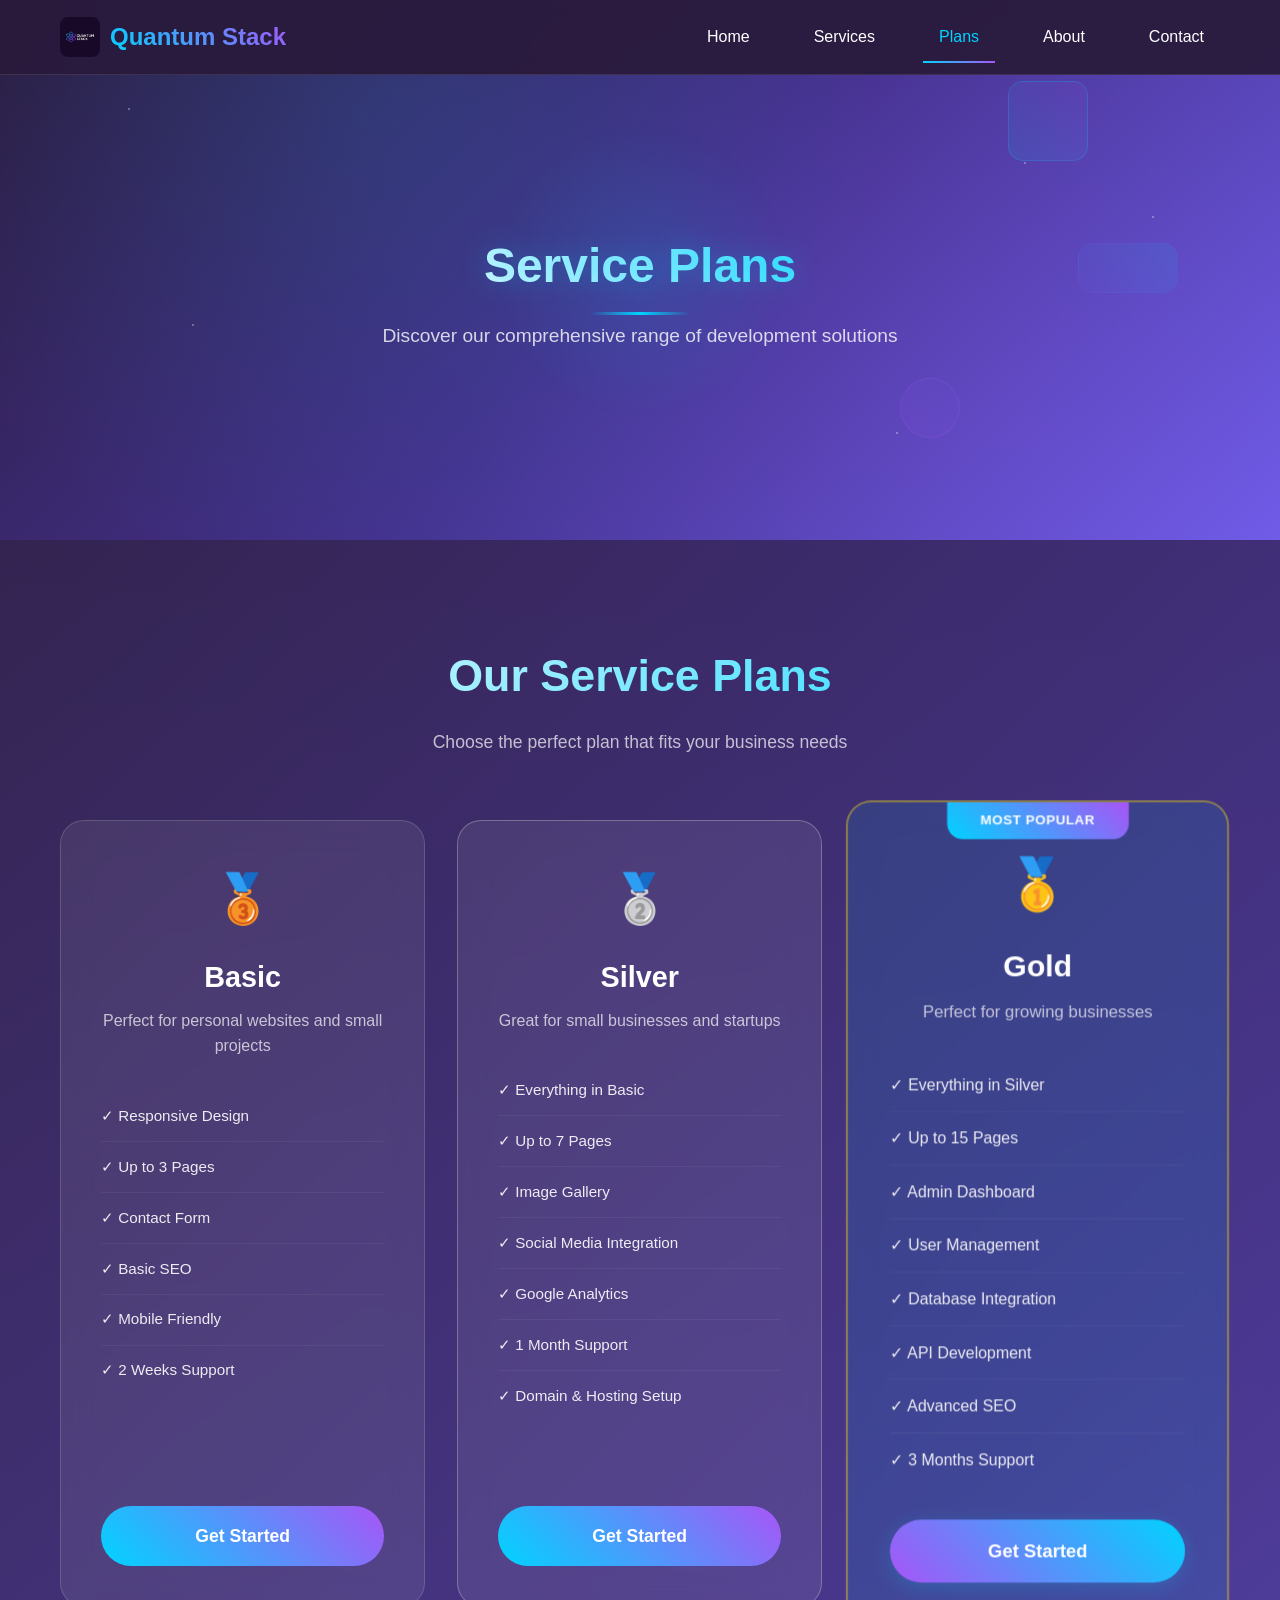
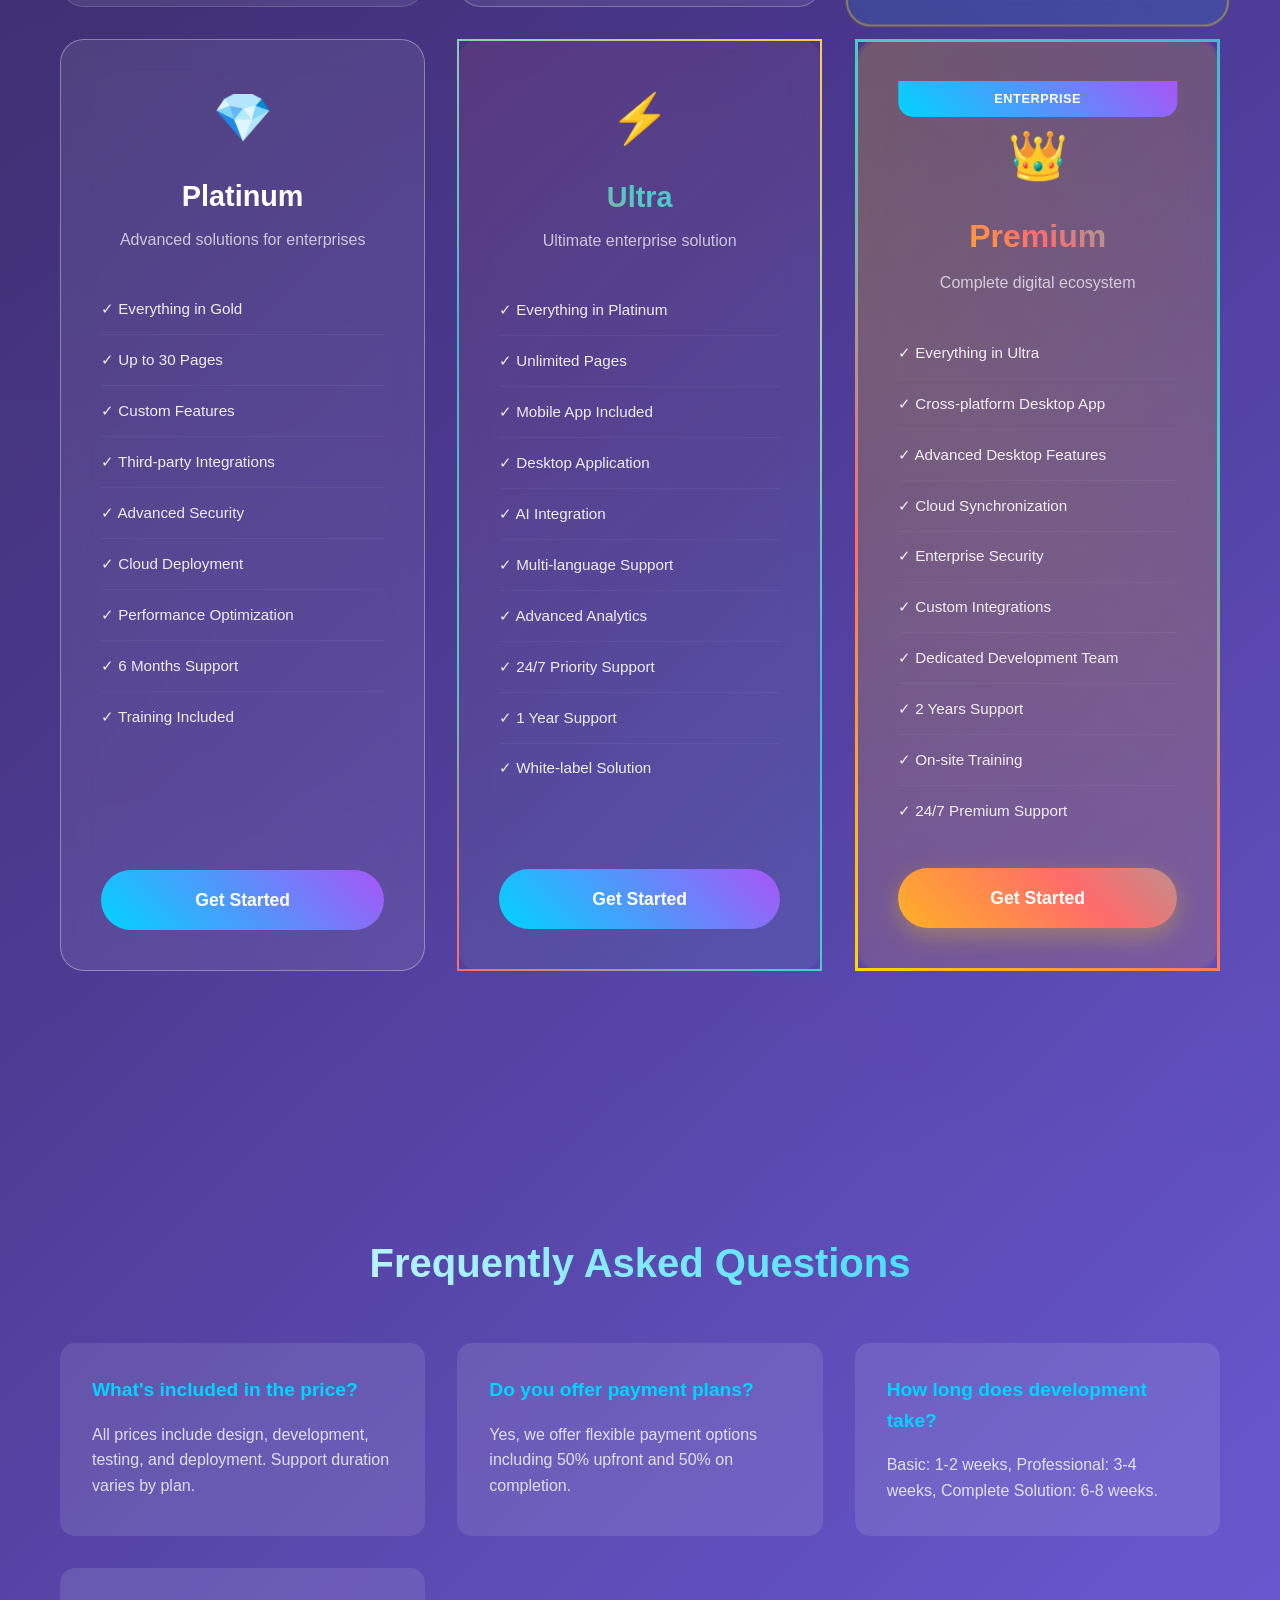
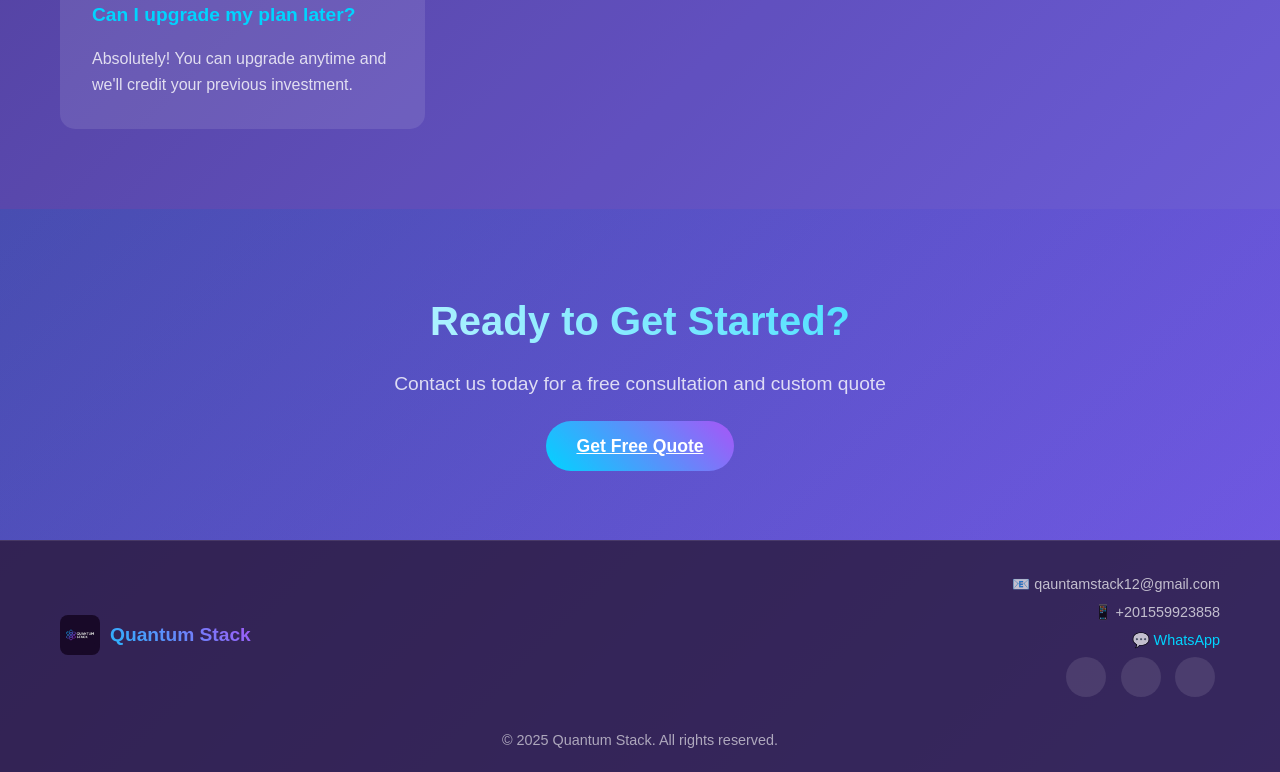
<file: Quantum Stack/pricing.html>
<!DOCTYPE html>
<html lang="en" dir="ltr">

<head>
    <meta charset="UTF-8">
    <meta name="viewport" content="width=device-width, initial-scale=1.0">
    <title>Service Plans & Pricing - Affordable Web Development Packages | Quantum Stack</title>

    <!-- SEO Meta Tags -->
    <meta name="description"
        content="Choose from Quantum Stack's flexible service plans: Basic, Silver, Gold, Platinum, Ultra, and Premium packages. Affordable web development and technology solutions for every business size.">
    <meta name="keywords"
        content="web development pricing, service plans, affordable web development, website packages, mobile app pricing, cloud solutions cost, quantum stack pricing, Egypt web development">
    <meta name="author" content="Quantum Stack">
    <meta name="robots" content="index, follow">

    <!-- Open Graph Meta Tags -->
    <meta property="og:title" content="Service Plans & Pricing - Affordable Web Development | Quantum Stack">
    <meta property="og:description"
        content="Flexible service plans from Basic to Premium. Affordable web development and technology solutions for every business size.">
    <meta property="og:image" content="images/logo.jpg">
    <meta property="og:url" content="https://quantumstack.com/pricing.html">
    <meta property="og:type" content="website">

    <!-- Twitter Card Meta Tags -->
    <meta name="twitter:card" content="summary">
    <meta name="twitter:title" content="Service Plans & Pricing - Quantum Stack">
    <meta name="twitter:description"
        content="Flexible and affordable web development packages for every business size.">
    <meta name="twitter:image" content="images/logo.jpg">

    <!-- Favicon -->
    <link rel="icon" type="image/x-icon" href="images/logo.jpg">
    <link rel="shortcut icon" type="image/x-icon" href="images/logo.jpg">
    <link rel="apple-touch-icon" href="images/logo.jpg">
    
    <!-- Canonical URL -->
    <link rel="canonical" href="https://quantumstack.com/pricing.html">
    
    <!-- JSON-LD Structured Data -->
    <script type="application/ld+json">
    {
      "@context": "https://schema.org",
      "@type": "Product",
      "name": "Web Development Service Plans",
      "description": "Flexible service plans from Basic to Premium for web development and technology solutions",
      "brand": {
        "@type": "Organization",
        "name": "Quantum Stack"
      },
      "offers": [
        {
          "@type": "Offer",
          "name": "Basic Plan",
          "description": "Perfect for personal websites and small projects"
        },
        {
          "@type": "Offer",
          "name": "Premium Plan", 
          "description": "Complete digital ecosystem for enterprise"
        }
      ]
    }
    </script>
    
    <!-- PWA Manifest -->
     <link rel="stylesheet" href="styles.css">
    <link rel="manifest" href="manifest.json">
    <meta name="theme-color" content="#00d4ff">

    <!-- Canonical URL -->
    <link rel="canonical" href="https://quantumstack.com/pricing.html">
    
    <!-- JSON-LD Structured Data -->
    <script type="application/ld+json">
    {
      "@context": "https://schema.org",
      "@type": "Product",
      "name": "Web Development Service Plans",
      "description": "Flexible service plans from Basic to Premium for web development and technology solutions",
      "brand": {
        "@type": "Organization",
        "name": "Quantum Stack"
      },
      "offers": [
        {
          "@type": "Offer",
          "name": "Basic Plan",
          "description": "Perfect for personal websites and small projects",
          "priceCurrency": "USD",
          "availability": "https://schema.org/InStock"
        },
        {
          "@type": "Offer",
          "name": "Premium Plan",
          "description": "Complete digital ecosystem for enterprise
    <link rel="stylesheet" href="styles.css">
    <link href="https://fonts.googleapis.com/css2?family=Inter:wght@300;400;600;700&display=swap" rel="stylesheet">
    <link rel="stylesheet" href="https://cdnjs.cloudflare.com/ajax/libs/font-awesome/6.4.0/css/all.min.css">
    <script type="text/javascript" src="https://cdn.jsdelivr.net/npm/@emailjs/browser@4/dist/email.min.js"></script>
</head>

<body>
    <!-- Navigation -->
    <nav class="navbar">
        <div class="nav-container">
            <div class="nav-logo">
                <img src="images/logo.jpg" alt="Quantum Stack Logo" class="logo">
                <span class="logo-text">Quantum Stack</span>
            </div>
            <ul class="nav-menu">
                <li><a href="index.html">Home</a></li>
                <li><a href="services.html">Services</a></li>
                <li><a href="pricing.html" class="active">Plans</a></li>
                <li><a href="about.html">About</a></li>
                <li><a href="contact.html">Contact</a></li>
            </ul>
            <button class="mobile-menu-toggle" onclick="toggleMobileMenu()">
                <div class="hamburger">
                    <span></span>
                    <span></span>
                    <span></span>
                </div>
            </button>
        </div>
    </nav>

    <!-- Page Header -->
    <section class="page-header">
        <div class="page-header-particles">
            <div class="page-header-particle"></div>
            <div class="page-header-particle"></div>
            <div class="page-header-particle"></div>
            <div class="page-header-particle"></div>
            <div class="page-header-particle"></div>
            <div class="page-header-particle"></div>
            <div class="page-header-particle"></div>
            <div class="page-header-particle"></div>
        </div>
        <div class="page-header-shapes">
            <div class="page-header-shape page-header-shape-1"></div>
            <div class="page-header-shape page-header-shape-2"></div>
            <div class="page-header-shape page-header-shape-3"></div>
        </div>
        <div class="page-header-glow"></div>
        <div class="page-header-interactive">
            <div class="page-header-dot"></div>
            <div class="page-header-dot"></div>
            <div class="page-header-dot"></div>
            <div class="page-header-dot"></div>
            <div class="page-header-dot"></div>
        </div>
        <div class="container">
            <h1 class="page-title">Service Plans</h1>
            <p class="page-subtitle">Discover our comprehensive range of development solutions</p>
        </div>
    </section>

    <!-- Pricing Section -->
    <section class="pricing-section">
        <div class="container">
            <div class="pricing-header">
                <h2 class="section-title">Our Service Plans</h2>
                <p class="section-subtitle">Choose the perfect plan that fits your business needs</p>
            </div>

            <div class="pricing-grid">
                <!-- Basic Plan -->
                <div class="pricing-card basic">
                    <div class="plan-header">
                        <div class="plan-icon">🥉</div>
                        <h3 class="plan-name">Basic</h3>
                        <p class="plan-description">Perfect for personal websites and small projects</p>
                    </div>

                    <ul class="plan-features">
                        <li>✓ Responsive Design</li>
                        <li>✓ Up to 3 Pages</li>
                        <li>✓ Contact Form</li>
                        <li>✓ Basic SEO</li>
                        <li>✓ Mobile Friendly</li>
                        <li>✓ 2 Weeks Support</li>
                    </ul>
                    <a href="contact.html" class="plan-button">Get Started</a>
                </div>

                <!-- Silver Plan -->
                <div class="pricing-card silver">
                    <div class="plan-header">
                        <div class="plan-icon">🥈</div>
                        <h3 class="plan-name">Silver</h3>
                        <p class="plan-description">Great for small businesses and startups</p>
                    </div>

                    <ul class="plan-features">
                        <li>✓ Everything in Basic</li>
                        <li>✓ Up to 7 Pages</li>
                        <li>✓ Image Gallery</li>
                        <li>✓ Social Media Integration</li>
                        <li>✓ Google Analytics</li>
                        <li>✓ 1 Month Support</li>
                        <li>✓ Domain & Hosting Setup</li>
                    </ul>
                    <a href="contact.html" class="plan-button">Get Started</a>
                </div>

                <!-- Gold Plan -->
                <div class="pricing-card gold featured">
                    <div class="featured-badge">Most Popular</div>
                    <div class="plan-header">
                        <div class="plan-icon">🥇</div>
                        <h3 class="plan-name">Gold</h3>
                        <p class="plan-description">Perfect for growing businesses</p>
                    </div>

                    <ul class="plan-features">
                        <li>✓ Everything in Silver</li>
                        <li>✓ Up to 15 Pages</li>
                        <li>✓ Admin Dashboard</li>
                        <li>✓ User Management</li>
                        <li>✓ Database Integration</li>
                        <li>✓ API Development</li>
                        <li>✓ Advanced SEO</li>
                        <li>✓ 3 Months Support</li>
                    </ul>
                    <a href="contact.html" class="plan-button featured-button">Get Started</a>
                </div>

                <!-- Platinum Plan -->
                <div class="pricing-card platinum">
                    <div class="plan-header">
                        <div class="plan-icon">💎</div>
                        <h3 class="plan-name">Platinum</h3>
                        <p class="plan-description">Advanced solutions for enterprises</p>
                    </div>

                    <ul class="plan-features">
                        <li>✓ Everything in Gold</li>
                        <li>✓ Up to 30 Pages</li>
                        <li>✓ Custom Features</li>
                        <li>✓ Third-party Integrations</li>
                        <li>✓ Advanced Security</li>
                        <li>✓ Cloud Deployment</li>
                        <li>✓ Performance Optimization</li>
                        <li>✓ 6 Months Support</li>
                        <li>✓ Training Included</li>
                    </ul>
                    <a href="contact.html" class="plan-button">Get Started</a>
                </div>

                <!-- Ultra Plan -->
                <div class="pricing-card ultra">
                    <div class="plan-header">
                        <div class="plan-icon">⚡</div>
                        <h3 class="plan-name">Ultra</h3>
                        <p class="plan-description">Ultimate enterprise solution</p>
                    </div>

                    <ul class="plan-features">
                        <li>✓ Everything in Platinum</li>
                        <li>✓ Unlimited Pages</li>
                        <li>✓ Mobile App Included</li>
                        <li>✓ Desktop Application</li>
                        <li>✓ AI Integration</li>
                        <li>✓ Multi-language Support</li>
                        <li>✓ Advanced Analytics</li>
                        <li>✓ 24/7 Priority Support</li>
                        <li>✓ 1 Year Support</li>
                        <li>✓ White-label Solution</li>
                    </ul>
                    <a href="contact.html" class="plan-button">Get Started</a>
                </div>

                <!-- Premium Plan -->
                <div class="pricing-card premium">
                    <div class="featured-badge">Enterprise</div>
                    <div class="plan-header">
                        <div class="plan-icon">👑</div>
                        <h3 class="plan-name">Premium</h3>
                        <p class="plan-description">Complete digital ecosystem</p>
                    </div>

                    <ul class="plan-features">
                        <li>✓ Everything in Ultra</li>
                        <li>✓ Cross-platform Desktop App</li>
                        <li>✓ Advanced Desktop Features</li>
                        <li>✓ Cloud Synchronization</li>
                        <li>✓ Enterprise Security</li>
                        <li>✓ Custom Integrations</li>
                        <li>✓ Dedicated Development Team</li>
                        <li>✓ 2 Years Support</li>
                        <li>✓ On-site Training</li>
                        <li>✓ 24/7 Premium Support</li>
                    </ul>
                    <a href="contact.html" class="plan-button premium-button">Get Started</a>
                </div>
            </div>


        </div>
    </section>

    <!-- FAQ Section -->
    <section class="faq-section">
        <div class="container">
            <h2 class="section-title">Frequently Asked Questions</h2>
            <div class="faq-grid">
                <div class="faq-item">
                    <h4>What's included in the price?</h4>
                    <p>All prices include design, development, testing, and deployment. Support duration varies by plan.
                    </p>
                </div>
                <div class="faq-item">
                    <h4>Do you offer payment plans?</h4>
                    <p>Yes, we offer flexible payment options including 50% upfront and 50% on completion.</p>
                </div>
                <div class="faq-item">
                    <h4>How long does development take?</h4>
                    <p>Basic: 1-2 weeks, Professional: 3-4 weeks, Complete Solution: 6-8 weeks.</p>
                </div>
                <div class="faq-item">
                    <h4>Can I upgrade my plan later?</h4>
                    <p>Absolutely! You can upgrade anytime and we'll credit your previous investment.</p>
                </div>
            </div>
        </div>
    </section>

    <!-- CTA Section -->
    <section class="cta-section">
        <div class="container">
            <h2>Ready to Get Started?</h2>
            <p>Contact us today for a free consultation and custom quote</p>
            <a href="contact.html" class="cta-button">Get Free Quote</a>
        </div>
    </section>

    <!-- Footer -->
    <footer class="footer">
        <div class="container">
            <div class="footer-content">
                <div class="footer-info">
                    <div class="footer-logo">
                        <img src="images/logo.jpg" alt="Quantum Stack Logo" class="logo">
                        <span>Quantum Stack</span>
                    </div>
                    <div class="footer-contact">
                        <p>📧 qauntamstack12@gmail.com</p>
                        <p>📱 +201559923858</p>
                        <p>💬 <a href="https://wa.me/201559923858" target="_blank"
                                style="color: #00d4ff; text-decoration: none;">WhatsApp</a></p>
                        <div class="footer-social">
                            <a href="https://www.facebook.com/quantumstack12?mibextid=ZbWKwL" target="_blank"
                                title="Facebook"><i class="fab fa-facebook"></i></a>
                            <a href="https://www.instagram.com/quantum_stack12?igsh=aXNrYnhxYXV1c2Fi" target="_blank"
                                title="Instagram"><i class="fab fa-instagram"></i></a>
                            <a href="https://wa.me/201559923858" target="_blank" title="WhatsApp"><i class="fab fa-whatsapp"></i></a>
                        </div>
                    </div>
                </div>
                <p>&copy; 2025 Quantum Stack. All rights reserved.</p>
            </div>
        </div>
    </footer>

    <script src="script.js"></script>
</body>

</html>
</file>
<file: Quantum Stack/styles.css>
/* Reset and Base Styles */
*,
*::before,
*::after {
    margin: 0;
    padding: 0;
    box-sizing: border-box;
}

body {
    font-family: 'Inter', -apple-system, BlinkMacSystemFont, 'Segoe UI', Roboto, Oxygen, Ubuntu, Cantarell, sans-serif;
    line-height: 1.6;
    color: #ffffff;
    background: linear-gradient(135deg, #2a1b3d 0%, #44318d 50%, #6c5ce7 100%);
    min-height: 100vh;
    -webkit-font-smoothing: antialiased;
    -moz-osx-font-smoothing: grayscale;
    text-rendering: optimizeLegibility;
}

.container {
    max-width: 1200px;
    margin: 0 auto;
    padding: 0 20px;
}

/* Navigation */
.navbar {
    position: fixed;
    top: 0;
    width: 100%;
    background: rgba(42, 27, 61, 0.95);
    -webkit-backdrop-filter: blur(10px);
    backdrop-filter: blur(10px);
    z-index: 1000;
    padding: 1rem 0;
    transition: all 0.3s ease;
    border-bottom: 1px solid rgba(255, 255, 255, 0.1);
}

.nav-container {
    max-width: 1200px;
    margin: 0 auto;
    padding: 0 20px;
    display: flex;
    justify-content: space-between;
    align-items: center;
    position: relative;
}

.nav-logo {
    display: flex;
    align-items: center;
    gap: 10px;
    z-index: 1001;
}

.logo {
    width: 40px;
    height: 40px;
    border-radius: 8px;
}

.logo-text {
    font-size: 1.5rem;
    font-weight: 700;
    background: linear-gradient(45deg, #00d4ff, #a855f7);
    -webkit-background-clip: text;
    -webkit-text-fill-color: transparent;
    background-clip: text;
}

.nav-menu {
    display: flex;
    list-style: none;
    gap: 2rem;
}

.nav-menu a {
    color: #ffffff;
    text-decoration: none;
    font-weight: 500;
    transition: all 0.3s ease;
    position: relative;
}

.nav-menu a:hover {
    color: #00d4ff;
}

.nav-menu a::after {
    content: '';
    position: absolute;
    bottom: -5px;
    left: 0;
    width: 0;
    height: 2px;
    background: linear-gradient(45deg, #00d4ff, #a855f7);
    transition: width 0.3s ease;
}

.nav-menu a:hover::after {
    width: 100%;
}

/* Hero Section */
.hero {
    min-height: 100vh;
    display: flex;
    align-items: center;
    justify-content: center;
    background: linear-gradient(135deg, #2a1b3d 0%, #44318d 50%, #6c5ce7 100%);
    text-align: center;
    padding: 0 2rem;
}

.hero-content {
    max-width: 800px;
    margin: 0 auto;
}

.hero-background {
    position: absolute;
    top: 0;
    left: 0;
    width: 100%;
    height: 100%;
    z-index: 1;
}

/* Particles Animation */
.particles-container {
    position: absolute;
    width: 100%;
    height: 100%;
}

.particle {
    position: absolute;
    width: 4px;
    height: 4px;
    background: rgba(0, 212, 255, 0.6);
    border-radius: 50%;
    animation: particleFloat 8s infinite linear;
}

.particle:nth-child(1) {
    left: 10%;
    animation-delay: 0s;
    animation-duration: 6s;
}

.particle:nth-child(2) {
    left: 20%;
    animation-delay: 1s;
    animation-duration: 8s;
}

.particle:nth-child(3) {
    left: 30%;
    animation-delay: 2s;
    animation-duration: 7s;
}

.particle:nth-child(4) {
    left: 40%;
    animation-delay: 3s;
    animation-duration: 9s;
}

.particle:nth-child(5) {
    left: 60%;
    animation-delay: 1.5s;
    animation-duration: 6.5s;
}

.particle:nth-child(6) {
    left: 70%;
    animation-delay: 2.5s;
    animation-duration: 8.5s;
}

.particle:nth-child(7) {
    left: 80%;
    animation-delay: 0.5s;
    animation-duration: 7.5s;
}

.particle:nth-child(8) {
    left: 90%;
    animation-delay: 3.5s;
    animation-duration: 9.5s;
}

@keyframes particleFloat {
    0% {
        transform: translateY(100vh) rotate(0deg);
        opacity: 0;
    }

    10% {
        opacity: 1;
    }

    90% {
        opacity: 1;
    }

    100% {
        transform: translateY(-100px) rotate(360deg);
        opacity: 0;
    }
}

/* Geometric Shapes */
.geometric-shapes {
    position: absolute;
    width: 100%;
    height: 100%;
}

.shape {
    position: absolute;
    border-radius: 20px;
    animation: shapeFloat 12s infinite ease-in-out;
}

.shape-1 {
    width: 100px;
    height: 100px;
    background: linear-gradient(45deg, rgba(0, 212, 255, 0.1), rgba(168, 85, 247, 0.1));
    top: 20%;
    right: 10%;
    animation-delay: 0s;
    border: 1px solid rgba(0, 212, 255, 0.3);
}

.shape-2 {
    width: 80px;
    height: 80px;
    background: linear-gradient(45deg, rgba(168, 85, 247, 0.1), rgba(108, 92, 231, 0.1));
    top: 60%;
    right: 20%;
    animation-delay: 2s;
    border: 1px solid rgba(168, 85, 247, 0.3);
    border-radius: 50%;
}

.shape-3 {
    width: 120px;
    height: 60px;
    background: linear-gradient(45deg, rgba(108, 92, 231, 0.1), rgba(0, 212, 255, 0.1));
    top: 40%;
    right: 5%;
    animation-delay: 4s;
    border: 1px solid rgba(108, 92, 231, 0.3);
}

.shape-4 {
    width: 60px;
    height: 60px;
    background: linear-gradient(45deg, rgba(0, 212, 255, 0.15), rgba(168, 85, 247, 0.15));
    top: 80%;
    right: 15%;
    animation-delay: 6s;
    border: 1px solid rgba(0, 212, 255, 0.4);
    transform: rotate(45deg);
}

@keyframes shapeFloat {

    0%,
    100% {
        transform: translateY(0px) rotate(0deg);
        opacity: 0.7;
    }

    50% {
        transform: translateY(-30px) rotate(180deg);
        opacity: 1;
    }
}

/* Old hero styles - removed to avoid conflicts */

.cta-button {
    background: linear-gradient(45deg, #00d4ff, #a855f7);
    color: white;
    border: none;
    padding: 15px 30px;
    font-size: 1.1rem;
    font-weight: 600;
    border-radius: 50px;
    cursor: pointer;
    transition: all 0.3s ease;
    animation: fadeInUp 1s ease 0.4s both;
}

.cta-button:hover {
    transform: translateY(-3px);
    box-shadow: 0 10px 30px rgba(0, 212, 255, 0.3);
}

/* Floating Animation */
.hero-animation {
    flex: 1;
    position: relative;
    height: 500px;
}

.floating-elements {
    position: relative;
    width: 100%;
    height: 100%;
}

.element {
    position: absolute;
    border-radius: 50%;
    animation: float 6s ease-in-out infinite;
}

.element-1 {
    width: 80px;
    height: 80px;
    background: linear-gradient(45deg, #00d4ff, rgba(0, 212, 255, 0.3));
    top: 20%;
    right: 20%;
    animation-delay: 0s;
}

.element-2 {
    width: 60px;
    height: 60px;
    background: linear-gradient(45deg, #a855f7, rgba(168, 85, 247, 0.3));
    top: 60%;
    right: 60%;
    animation-delay: 2s;
}

.element-3 {
    width: 100px;
    height: 100px;
    background: linear-gradient(45deg, #6c5ce7, rgba(108, 92, 231, 0.3));
    top: 40%;
    right: 10%;
    animation-delay: 4s;
}

@keyframes float {

    0%,
    100% {
        transform: translateY(0px) rotate(0deg);
    }

    50% {
        transform: translateY(-20px) rotate(180deg);
    }
}

@keyframes fadeInUp {
    from {
        opacity: 0;
        transform: translateY(30px);
    }

    to {
        opacity: 1;
        transform: translateY(0);
    }
}

/* Services Section */
.services {
    padding: 100px 0;
    background: rgba(255, 255, 255, 0.05);
    backdrop-filter: blur(10px);
}

.section-title {
    text-align: center;
    font-size: 2.5rem;
    font-weight: 700;
    margin-bottom: 3rem;
    background: linear-gradient(45deg, #ffffff, #00d4ff);
    -webkit-background-clip: text;
    -webkit-text-fill-color: transparent;
    background-clip: text;
}

.services-grid {
    display: grid;
    grid-template-columns: repeat(auto-fit, minmax(300px, 1fr));
    gap: 2rem;
    margin-top: 3rem;
}

.service-card {
    background: rgba(255, 255, 255, 0.1);
    backdrop-filter: blur(10px);
    border: 1px solid rgba(255, 255, 255, 0.2);
    border-radius: 20px;
    padding: 2rem;
    text-align: center;
    transition: all 0.3s ease;
}

.service-card:hover {
    transform: translateY(-10px);
    background: rgba(255, 255, 255, 0.15);
    box-shadow: 0 20px 40px rgba(0, 212, 255, 0.2);
}

.service-icon {
    font-size: 3rem;
    margin-bottom: 1rem;
}

.service-card h3 {
    font-size: 1.5rem;
    font-weight: 600;
    margin-bottom: 1rem;
    color: #00d4ff;
}

.service-card p {
    color: rgba(255, 255, 255, 0.8);
    line-height: 1.6;
}

/* About Section */
.about {
    padding: 100px 0;
}

.about-content {
    display: grid;
    grid-template-columns: 1fr;
    gap: 3rem;
    align-items: center;
}

.about-text p {
    font-size: 1.1rem;
    color: rgba(255, 255, 255, 0.8);
    margin-bottom: 2rem;
    line-height: 1.8;
}

.stats {
    display: flex;
    gap: 3rem;
    margin-top: 2rem;
}

.stat {
    text-align: center;
}

.stat-number {
    display: block;
    font-size: 2.5rem;
    font-weight: 700;
    background: linear-gradient(45deg, #00d4ff, #a855f7);
    -webkit-background-clip: text;
    -webkit-text-fill-color: transparent;
    background-clip: text;
}

.stat-label {
    color: rgba(255, 255, 255, 0.7);
    font-size: 0.9rem;
}

/* Contact Section */
.contact {
    padding: 100px 0;
    background: rgba(255, 255, 255, 0.05);
    backdrop-filter: blur(10px);
}

.contact-content {
    display: grid;
    grid-template-columns: 1fr 1fr;
    gap: 4rem;
    margin-top: 3rem;
}

.contact-info h3 {
    font-size: 1.8rem;
    font-weight: 600;
    margin-bottom: 1rem;
    color: #00d4ff;
}

.contact-info p {
    color: rgba(255, 255, 255, 0.8);
    margin-bottom: 2rem;
    line-height: 1.6;
}

.contact-item {
    display: flex;
    align-items: center;
    gap: 1rem;
    margin-bottom: 1rem;
    color: rgba(255, 255, 255, 0.9);
}

.contact-icon {
    font-size: 1.2rem;
}

.contact-form {
    display: flex;
    flex-direction: column;
    gap: 1rem;
}

.contact-form input,
.contact-form textarea {
    background: rgba(255, 255, 255, 0.1);
    border: 1px solid rgba(255, 255, 255, 0.2);
    border-radius: 10px;
    padding: 15px;
    color: white;
    font-family: 'Inter', sans-serif;
    font-size: 1rem;
    transition: all 0.3s ease;
}

.contact-form input:focus,
.contact-form textarea:focus {
    outline: none;
    border-color: #00d4ff;
    background: rgba(255, 255, 255, 0.15);
}

.contact-form input::placeholder,
.contact-form textarea::placeholder {
    color: rgba(255, 255, 255, 0.6);
}

.submit-btn {
    background: linear-gradient(45deg, #00d4ff, #a855f7);
    color: white;
    border: none;
    padding: 15px;
    border-radius: 10px;
    font-size: 1.1rem;
    font-weight: 600;
    cursor: pointer;
    transition: all 0.3s ease;
}

.submit-btn:hover {
    transform: translateY(-2px);
    box-shadow: 0 10px 30px rgba(0, 212, 255, 0.3);
}

/* Footer */
.footer {
    background: rgba(42, 27, 61, 0.8);
    padding: 2rem 0;
    text-align: center;
    border-top: 1px solid rgba(255, 255, 255, 0.1);
}

.footer-content {
    display: flex;
    flex-direction: column;
    align-items: center;
    gap: 1rem;
}

.footer-logo {
    display: flex;
    align-items: center;
    gap: 10px;
    font-size: 1.2rem;
    font-weight: 600;
    background: linear-gradient(45deg, #00d4ff, #a855f7);
    -webkit-background-clip: text;
    -webkit-text-fill-color: transparent;
    background-clip: text;
}

.footer p {
    color: rgba(255, 255, 255, 0.6);
    font-size: 0.9rem;
}

/* Mobile Navigation */
.mobile-menu-toggle {
    display: none;
    background: none;
    border: none;
    color: white;
    font-size: 1.5rem;
    cursor: pointer;
    padding: 0.5rem;
    border-radius: 5px;
    transition: all 0.3s ease;
    z-index: 1001;
    min-width: 44px;
    min-height: 44px;
    justify-content: center;
    align-items: center;
}

.hamburger {
    display: flex;
    flex-direction: column;
    gap: 4px;
    width: 24px;
    height: 18px;
}

.hamburger span {
    display: block;
    height: 3px;
    width: 100%;
    background: white;
    border-radius: 2px;
    transition: all 0.3s ease;
}

.hamburger.active span:nth-child(1) {
    transform: rotate(45deg) translate(6px, 6px);
}

.hamburger.active span:nth-child(2) {
    opacity: 0;
}

.hamburger.active span:nth-child(3) {
    transform: rotate(-45deg) translate(6px, -6px);
}

/* Desktop Navigation */
@media (min-width: 769px) {
    .nav-menu {
        display: flex !important;
        position: static !important;
        width: auto !important;
        height: auto !important;
        background: none !important;
        backdrop-filter: none !important;
        flex-direction: row !important;
        justify-content: flex-end !important;
        align-items: center !important;
        padding: 0 !important;
        transition: none !important;
        z-index: auto !important;
        overflow: visible !important;
    }

    .mobile-menu-toggle {
        display: none !important;
    }
}

/* Tablet and Mobile Navigation */
@media (max-width: 768px) {
    .mobile-menu-toggle {
        display: flex !important;
    }

    .nav-menu {
        position: fixed;
        top: 70px;
        left: -100%;
        width: 100%;
        height: calc(100vh - 70px);
        background: rgba(42, 27, 61, 0.98);
        -webkit-backdrop-filter: blur(20px);
        backdrop-filter: blur(20px);
        flex-direction: column;
        justify-content: flex-start;
        align-items: center;
        padding-top: 2rem;
        transition: left 0.3s cubic-bezier(0.4, 0, 0.2, 1);
        z-index: 999;
        overflow-y: auto;
        box-shadow: 0 4px 20px rgba(0, 0, 0, 0.3);
    }

    .nav-menu.active {
        left: 0;
    }

    .nav-menu li {
        margin: 0.8rem 0;
        width: 90%;
        text-align: center;
        opacity: 0;
        transform: translateY(20px);
        transition: all 0.3s ease;
    }

    .nav-menu.active li {
        opacity: 1;
        transform: translateY(0);
    }

    .nav-menu.active li:nth-child(1) { transition-delay: 0.1s; }
    .nav-menu.active li:nth-child(2) { transition-delay: 0.2s; }
    .nav-menu.active li:nth-child(3) { transition-delay: 0.3s; }
    .nav-menu.active li:nth-child(4) { transition-delay: 0.4s; }
    .nav-menu.active li:nth-child(5) { transition-delay: 0.5s; }

    .nav-menu a {
        display: block;
        padding: 1rem 2rem;
        font-size: 1.2rem;
        border-radius: 10px;
        transition: all 0.3s ease;
        width: 100%;
    }

    .nav-menu a:hover,
    .nav-menu a:focus {
        background: rgba(0, 212, 255, 0.2);
        transform: translateY(-2px);
    }

    .hero {
        flex-direction: column;
        text-align: center;
        padding: 120px 20px 50px;
        margin-top: 0;
    }

    .hero-title {
        font-size: 2.5rem;
    }

    .hero-subtitle {
        font-size: 1.1rem;
    }

    .services-grid {
        grid-template-columns: 1fr;
    }

    .contact-content {
        grid-template-columns: 1fr;
        gap: 2rem;
    }

    .stats {
        justify-content: center;
        gap: 2rem;
    }

    .hero-animation {
        height: 300px;
        margin-top: 2rem;
    }

    .element-1,
    .element-2,
    .element-3 {
        width: 60px;
        height: 60px;
    }
}

@media (max-width: 480px) {
    .hero {
        padding: 100px 15px 40px;
    }

    .hero-title {
        font-size: 2rem;
        line-height: 1.2;
    }

    .hero-subtitle {
        font-size: 1rem;
    }

    .section-title {
        font-size: 2rem;
    }

    .stats {
        flex-direction: column;
        gap: 1rem;
    }

    .container {
        padding: 0 15px;
    }

    .nav-menu a {
        font-size: 1.1rem;
        padding: 0.8rem 1.5rem;
    }

    .service-card,
    .feature-card {
        padding: 1.5rem;
    }
}

/* Large Tablets */
@media (min-width: 769px) and (max-width: 1024px) {
    .container {
        max-width: 900px;
        padding: 0 30px;
    }

    .hero-title {
        font-size: 3.5rem;
    }

    .services-grid,
    .features-grid {
        grid-template-columns: repeat(2, 1fr);
        gap: 2rem;
    }
}

/* Small Mobile Devices */
@media (max-width: 375px) {
    .navbar {
        padding: 0.8rem 0;
    }

    .nav-container {
        padding: 0 12px;
    }

    .logo {
        width: 35px;
        height: 35px;
    }

    .logo-text {
        font-size: 1.3rem;
    }

    .nav-menu {
        top: 65px;
        height: calc(100vh - 65px);
        padding-top: 1.5rem;
    }

    .nav-menu a {
        font-size: 1rem;
        padding: 0.7rem 1rem;
    }

    .hero {
        padding: 90px 10px 30px;
    }

    .hero-title {
        font-size: 1.8rem;
    }

    .hero-subtitle {
        font-size: 0.9rem;
    }

    .container {
        padding: 0 10px;
    }

    .service-card,
    .feature-card {
        padding: 1.2rem;
    }
}

@media (max-width: 320px) {
    .navbar {
        padding: 0.8rem 0;
    }

    .nav-container {
        padding: 0 10px;
    }

    .logo {
        width: 32px;
        height: 32px;
    }

    .logo-text {
        font-size: 1.2rem;
    }

    .nav-menu {
        top: 60px;
        height: calc(100vh - 60px);
    }

    .nav-menu a {
        font-size: 1rem;
        padding: 0.8rem 1.5rem;
    }

    .hero {
        padding: 80px 8px 25px;
    }

    .hero-title {
        font-size: 1.6rem;
        line-height: 1.1;
    }

    .hero-subtitle {
        font-size: 0.85rem;
        line-height: 1.4;
    }

    .container {
        padding: 0 8px;
    }

    .section-title {
        font-size: 1.5rem;
    }

    .service-card,
    .feature-card {
        padding: 1rem;
        margin-bottom: 1rem;
    }

    .cta-button {
        padding: 12px 24px;
        font-size: 0.9rem;
    }
}

/* Smooth Scrolling */
html {
    scroll-behavior: smooth;
}

/* Performance Optimizations */
.service-card,
.feature-card,
.pricing-card,
.team-member {
    will-change: transform;
}

.particle,
.shape,
.page-header-particle,
.page-header-shape {
    will-change: transform, opacity;
}

/* Browser Compatibility */
.navbar,
.services,
.contact,
.service-card,
.feature-card,
.pricing-card,
.team-member,
.contact-form-detailed {
    -webkit-backdrop-filter: blur(10px);
    -webkit-backdrop-filter: blur(15px);
}

/* Reduce motion for users who prefer it */
@media (prefers-reduced-motion: reduce) {

    *,
    *::before,
    *::after {
        animation-duration: 0.01ms !important;
        animation-iteration-count: 1 !important;
        transition-duration: 0.01ms !important;
        scroll-behavior: auto !important;
    }

    .particle,
    .shape,
    .page-header-particle,
    .page-header-shape {
        display: none !important;
    }
}

/* Custom Scrollbar */
::-webkit-scrollbar {
    width: 8px;
}

::-webkit-scrollbar-track {
    background: #2a1b3d;
}

::-webkit-scrollbar-thumb {
    background: linear-gradient(45deg, #00d4ff, #a855f7);
    border-radius: 4px;
}

::-webkit-scrollbar-thumb:hover {
    background: linear-gradient(45deg, #a855f7, #00d4ff);
}

/* Page Header Styles */
.page-header {
    padding: 120px 0 80px;
    text-align: center;
    background: linear-gradient(135deg, #2a1b3d 0%, #44318d 50%, #6c5ce7 100%);
    position: relative;
    overflow: hidden;
    min-height: 60vh;
    display: flex;
    align-items: center;
    justify-content: center;
}

.page-header .container {
    position: relative;
    z-index: 2;
}

.page-title {
    font-size: 3rem;
    font-weight: 700;
    margin-bottom: 1rem;
    background: linear-gradient(45deg, #ffffff, #00d4ff);
    -webkit-background-clip: text;
    -webkit-text-fill-color: transparent;
    background-clip: text;
    animation: fadeInUp 1s ease 0.2s both;
}

.page-subtitle {
    font-size: 1.2rem;
    color: rgba(255, 255, 255, 0.8);
    max-width: 600px;
    margin: 0 auto;
    animation: fadeInUp 1s ease 0.4s both;
}

/* Page Header Background Elements */
.page-header::before {
    content: '';
    position: absolute;
    top: 0;
    left: 0;
    right: 0;
    bottom: 0;
    background: radial-gradient(circle at 30% 20%, rgba(0, 212, 255, 0.1) 0%, transparent 50%),
        radial-gradient(circle at 80% 80%, rgba(168, 85, 247, 0.1) 0%, transparent 50%);
    z-index: 1;
}

.page-header-particles {
    position: absolute;
    width: 100%;
    height: 100%;
    top: 0;
    left: 0;
    z-index: 1;
}

.page-header-particle {
    position: absolute;
    width: 3px;
    height: 3px;
    background: rgba(0, 212, 255, 0.4);
    border-radius: 50%;
    animation: pageParticleFloat 10s infinite linear;
}

.page-header-particle:nth-child(1) {
    left: 15%;
    animation-delay: 0s;
    animation-duration: 8s;
}

.page-header-particle:nth-child(2) {
    left: 25%;
    animation-delay: 2s;
    animation-duration: 12s;
}

.page-header-particle:nth-child(3) {
    left: 35%;
    animation-delay: 4s;
    animation-duration: 9s;
}

.page-header-particle:nth-child(4) {
    left: 45%;
    animation-delay: 1s;
    animation-duration: 11s;
}

.page-header-particle:nth-child(5) {
    left: 55%;
    animation-delay: 3s;
    animation-duration: 7s;
}

.page-header-particle:nth-child(6) {
    left: 65%;
    animation-delay: 5s;
    animation-duration: 10s;
}

.page-header-particle:nth-child(7) {
    left: 75%;
    animation-delay: 2.5s;
    animation-duration: 8.5s;
}

.page-header-particle:nth-child(8) {
    left: 85%;
    animation-delay: 4.5s;
    animation-duration: 9.5s;
}

@keyframes pageParticleFloat {
    0% {
        transform: translateY(100vh) rotate(0deg);
        opacity: 0;
    }

    10% {
        opacity: 1;
    }

    90% {
        opacity: 1;
    }

    100% {
        transform: translateY(-100px) rotate(360deg);
        opacity: 0;
    }
}

.page-header-shapes {
    position: absolute;
    width: 100%;
    height: 100%;
    top: 0;
    left: 0;
    z-index: 1;
}

.page-header-shape {
    position: absolute;
    border-radius: 15px;
    animation: pageShapeFloat 15s infinite ease-in-out;
}

.page-header-shape-1 {
    width: 80px;
    height: 80px;
    background: linear-gradient(45deg, rgba(0, 212, 255, 0.1), rgba(168, 85, 247, 0.1));
    top: 15%;
    right: 15%;
    animation-delay: 0s;
    border: 1px solid rgba(0, 212, 255, 0.2);
}

.page-header-shape-2 {
    width: 60px;
    height: 60px;
    background: linear-gradient(45deg, rgba(168, 85, 247, 0.1), rgba(108, 92, 231, 0.1));
    top: 70%;
    right: 25%;
    animation-delay: 3s;
    border: 1px solid rgba(168, 85, 247, 0.2);
    border-radius: 50%;
}

.page-header-shape-3 {
    width: 100px;
    height: 50px;
    background: linear-gradient(45deg, rgba(108, 92, 231, 0.1), rgba(0, 212, 255, 0.1));
    top: 45%;
    right: 8%;
    animation-delay: 6s;
    border: 1px solid rgba(108, 92, 231, 0.2);
}

@keyframes pageShapeFloat {

    0%,
    100% {
        transform: translateY(0px) rotate(0deg);
        opacity: 0.6;
    }

    50% {
        transform: translateY(-25px) rotate(180deg);
        opacity: 1;
    }
}

/* Active Navigation Link */
.nav-menu a.active {
    color: #00d4ff;
}

.nav-menu a.active::after {
    width: 100%;
}

/* Services Detailed Styles */
.services-detailed {
    padding: 80px 0;
}

.service-card-detailed {
    background: rgba(255, 255, 255, 0.1);
    backdrop-filter: blur(10px);
    border: 1px solid rgba(255, 255, 255, 0.2);
    border-radius: 20px;
    padding: 2.5rem;
    margin-bottom: 2rem;
    transition: all 0.3s ease;
}

.service-card-detailed:hover {
    transform: translateY(-5px);
    background: rgba(255, 255, 255, 0.15);
    box-shadow: 0 20px 40px rgba(0, 212, 255, 0.2);
}

.service-card-detailed .service-icon {
    font-size: 3rem;
    margin-bottom: 1.5rem;
}

.service-card-detailed h3 {
    font-size: 1.8rem;
    font-weight: 600;
    margin-bottom: 1rem;
    color: #00d4ff;
}

.service-card-detailed p {
    color: rgba(255, 255, 255, 0.8);
    margin-bottom: 1.5rem;
    line-height: 1.6;
}

.service-features {
    list-style: none;
    margin-bottom: 1.5rem;
}

.service-features li {
    color: rgba(255, 255, 255, 0.9);
    margin-bottom: 0.5rem;
    position: relative;
    padding-right: 1.5rem;
}

.service-features li::before {
    content: '✓';
    position: absolute;
    right: 0;
    color: #00d4ff;
    font-weight: bold;
}

.service-tech {
    display: flex;
    flex-wrap: wrap;
    gap: 0.5rem;
}

.tech-tag {
    background: linear-gradient(45deg, #00d4ff, #a855f7);
    color: white;
    padding: 0.3rem 0.8rem;
    border-radius: 15px;
    font-size: 0.8rem;
    font-weight: 500;
}

/* About Detailed Styles */
.about-detailed {
    padding: 80px 0;
}

.about-story {
    display: grid;
    grid-template-columns: 2fr 1fr;
    gap: 3rem;
    align-items: center;
    margin-bottom: 4rem;
}

.story-content h2 {
    font-size: 2.2rem;
    font-weight: 600;
    margin-bottom: 1.5rem;
    color: #00d4ff;
}

.story-content p {
    color: rgba(255, 255, 255, 0.8);
    line-height: 1.8;
    margin-bottom: 1rem;
}

.placeholder-image {
    background: rgba(255, 255, 255, 0.1);
    border-radius: 15px;
    height: 300px;
    display: flex;
    align-items: center;
    justify-content: center;
    font-size: 4rem;
}

.mission-vision {
    display: grid;
    grid-template-columns: 1fr 1fr;
    gap: 3rem;
    margin-bottom: 4rem;
}

.mission,
.vision {
    background: rgba(255, 255, 255, 0.1);
    padding: 2rem;
    border-radius: 20px;
    text-align: center;
}

.mission-icon,
.vision-icon {
    font-size: 3rem;
    margin-bottom: 1rem;
}

.mission h3,
.vision h3 {
    font-size: 1.5rem;
    font-weight: 600;
    margin-bottom: 1rem;
    color: #00d4ff;
}

.stats-section {
    margin-bottom: 4rem;
}

.stats-grid {
    display: grid;
    grid-template-columns: repeat(auto-fit, minmax(200px, 1fr));
    gap: 2rem;
    margin-top: 2rem;
}

.stat-card {
    background: rgba(255, 255, 255, 0.1);
    padding: 2rem;
    border-radius: 15px;
    text-align: center;
    transition: all 0.3s ease;
}

.stat-card:hover {
    transform: translateY(-5px);
    background: rgba(255, 255, 255, 0.15);
}

.team-section {
    margin-bottom: 4rem;
}

.team-grid {
    display: grid;
    grid-template-columns: repeat(3, 1fr);
    gap: 3rem;
    margin-top: 3rem;
}

.team-member {
    background: rgba(255, 255, 255, 0.1);
    backdrop-filter: blur(15px);
    padding: 3rem 2.5rem;
    border-radius: 25px;
    text-align: center;
    transition: all 0.3s ease;
    border: 1px solid rgba(255, 255, 255, 0.2);
    box-shadow: 0 8px 32px rgba(0, 0, 0, 0.1);
}

.team-member:hover {
    transform: translateY(-10px);
    background: rgba(255, 255, 255, 0.15);
    box-shadow: 0 20px 40px rgba(0, 212, 255, 0.2);
    border-color: rgba(0, 212, 255, 0.3);
}

.member-photo {
    width: 180px;
    height: 220px;
    border-radius: 20px;
    object-fit: cover;
    margin-bottom: 1.5rem;
    border: 4px solid rgba(0, 212, 255, 0.3);
    transition: all 0.3s ease;
    box-shadow: 0 10px 30px rgba(0, 0, 0, 0.2);
}

.member-photo:hover {
    border-color: #00d4ff;
    transform: scale(1.05);
}

.member-avatar {
    font-size: 4rem;
    margin-bottom: 1rem;
}

.team-member h4 {
    font-size: 1.5rem;
    font-weight: 700;
    margin-bottom: 0.8rem;
    color: #00d4ff;
    letter-spacing: 0.5px;
}

.member-role {
    color: #a855f7;
    font-weight: 600;
    font-size: 1.1rem;
    margin-bottom: 1.2rem;
    text-transform: uppercase;
    letter-spacing: 1px;
}

.member-bio {
    color: rgba(255, 255, 255, 0.85);
    font-size: 1rem;
    line-height: 1.6;
    font-weight: 400;
}

.values-section {
    margin-bottom: 2rem;
}

.values-grid {
    display: grid;
    grid-template-columns: repeat(auto-fit, minmax(250px, 1fr));
    gap: 2rem;
    margin-top: 2rem;
}

.value-card {
    background: rgba(255, 255, 255, 0.1);
    padding: 2rem;
    border-radius: 15px;
    text-align: center;
    transition: all 0.3s ease;
}

.value-card:hover {
    transform: translateY(-5px);
    background: rgba(255, 255, 255, 0.15);
}

.value-icon {
    font-size: 2.5rem;
    margin-bottom: 1rem;
}

.value-card h4 {
    font-size: 1.2rem;
    font-weight: 600;
    margin-bottom: 1rem;
    color: #00d4ff;
}

.value-card p {
    color: rgba(255, 255, 255, 0.8);
    font-size: 0.9rem;
    line-height: 1.5;
}

/* Contact Detailed Styles */
.contact-detailed {
    padding: 80px 0;
}

.contact-methods {
    margin: 2rem 0;
}

.contact-item {
    display: flex;
    align-items: flex-start;
    gap: 1rem;
    margin-bottom: 1.5rem;
    padding: 1rem;
    background: rgba(255, 255, 255, 0.05);
    border-radius: 10px;
    transition: all 0.3s ease;
}

.contact-item:hover {
    background: rgba(255, 255, 255, 0.1);
}

.contact-icon {
    font-size: 1.5rem;
    margin-top: 0.2rem;
}

.contact-details h4 {
    font-size: 1.1rem;
    font-weight: 600;
    margin-bottom: 0.3rem;
    color: #00d4ff;
}

.contact-details span {
    color: rgba(255, 255, 255, 0.8);
}

.social-links {
    margin-top: 2rem;
}

.social-links h4 {
    font-size: 1.1rem;
    font-weight: 600;
    margin-bottom: 1rem;
    color: #00d4ff;
}

.social-icons {
    display: flex;
    gap: 1rem;
}

.social-link {
    width: 50px;
    height: 50px;
    background: rgba(255, 255, 255, 0.1);
    border-radius: 50%;
    display: flex;
    align-items: center;
    justify-content: center;
    font-size: 1.5rem;
    text-decoration: none;
    transition: all 0.3s ease;
}

.social-link:hover {
    background: linear-gradient(45deg, #00d4ff, #a855f7);
    transform: translateY(-3px);
}

.contact-form-detailed {
    background: rgba(255, 255, 255, 0.1);
    backdrop-filter: blur(10px);
    border: 1px solid rgba(255, 255, 255, 0.2);
    border-radius: 20px;
    padding: 2.5rem;
}

.contact-form-detailed h3 {
    font-size: 1.8rem;
    font-weight: 600;
    margin-bottom: 2rem;
    color: #00d4ff;
    text-align: center;
}

.form-row {
    display: grid;
    grid-template-columns: 1fr 1fr;
    gap: 1rem;
    margin-bottom: 1rem;
}

.form-group {
    margin-bottom: 1rem;
}

.form-group label {
    display: block;
    margin-bottom: 0.5rem;
    color: rgba(255, 255, 255, 0.9);
    font-weight: 500;
}

.form-group input,
.form-group select,
.form-group textarea {
    width: 100%;
    background: rgba(255, 255, 255, 0.1);
    border: 1px solid rgba(255, 255, 255, 0.2);
    border-radius: 10px;
    padding: 12px 15px;
    color: white;
    font-family: 'Inter', sans-serif;
    font-size: 1rem;
    transition: all 0.3s ease;
}

.form-group input:focus,
.form-group select:focus,
.form-group textarea:focus {
    outline: none;
    border-color: #00d4ff;
    background: rgba(255, 255, 255, 0.15);
    box-shadow: 0 0 0 3px rgba(0, 212, 255, 0.1);
}

.form-group input::placeholder,
.form-group textarea::placeholder {
    color: rgba(255, 255, 255, 0.6);
}

.form-group select option {
    background: #2a1b3d;
    color: white;
}

/* FAQ Section */
.faq-section {
    padding: 80px 0;
    background: rgba(255, 255, 255, 0.05);
}

.faq-grid {
    display: grid;
    grid-template-columns: repeat(auto-fit, minmax(300px, 1fr));
    gap: 2rem;
    margin-top: 2rem;
}

.faq-item {
    background: rgba(255, 255, 255, 0.1);
    padding: 2rem;
    border-radius: 15px;
    transition: all 0.3s ease;
}

.faq-item:hover {
    transform: translateY(-5px);
    background: rgba(255, 255, 255, 0.15);
}

.faq-item h4 {
    font-size: 1.2rem;
    font-weight: 600;
    margin-bottom: 1rem;
    color: #00d4ff;
}

.faq-item p {
    color: rgba(255, 255, 255, 0.8);
    line-height: 1.6;
}

/* CTA Section */
.cta-section {
    padding: 80px 0;
    text-align: center;
    background: linear-gradient(135deg, rgba(0, 212, 255, 0.1), rgba(168, 85, 247, 0.1));
}

.cta-section h2 {
    font-size: 2.5rem;
    font-weight: 700;
    margin-bottom: 1rem;
    background: linear-gradient(45deg, #ffffff, #00d4ff);
    -webkit-background-clip: text;
    -webkit-text-fill-color: transparent;
    background-clip: text;
}

.cta-section p {
    font-size: 1.2rem;
    color: rgba(255, 255, 255, 0.8);
    margin-bottom: 2rem;
}

/* Features Section */
.features {
    padding: 120px 0;
    background: linear-gradient(180deg, rgba(255, 255, 255, 0.02) 0%, rgba(255, 255, 255, 0.08) 100%);
    position: relative;
}

.features::before {
    content: '';
    position: absolute;
    top: 0;
    left: 0;
    right: 0;
    bottom: 0;
    background: radial-gradient(circle at 70% 30%, rgba(0, 212, 255, 0.05) 0%, transparent 50%);
    z-index: 1;
}

.features .container {
    position: relative;
    z-index: 2;
}

.features-header {
    text-align: center;
    margin-bottom: 4rem;
}

.features-header .section-title {
    font-size: 2.8rem;
    font-weight: 700;
    margin-bottom: 1rem;
    background: linear-gradient(135deg, #ffffff, #00d4ff);
    -webkit-background-clip: text;
    -webkit-text-fill-color: transparent;
    background-clip: text;
}

.section-subtitle {
    font-size: 1.1rem;
    color: rgba(255, 255, 255, 0.7);
    max-width: 600px;
    margin: 0 auto;
    line-height: 1.6;
}

.features-grid {
    display: grid;
    grid-template-columns: repeat(auto-fit, minmax(350px, 1fr));
    gap: 2.5rem;
    margin-top: 4rem;
}

.feature-card {
    background: rgba(255, 255, 255, 0.08);
    backdrop-filter: blur(15px);
    border: 1px solid rgba(255, 255, 255, 0.15);
    border-radius: 24px;
    padding: 2.5rem;
    text-align: left;
    transition: all 0.4s ease;
    position: relative;
    overflow: hidden;
}

.feature-card::before {
    content: '';
    position: absolute;
    top: 0;
    left: 0;
    right: 0;
    height: 4px;
    background: linear-gradient(90deg, #00d4ff, #a855f7);
    transform: scaleX(0);
    transition: transform 0.4s ease;
}

.feature-card:hover::before {
    transform: scaleX(1);
}

.feature-card:hover {
    transform: translateY(-8px);
    background: rgba(255, 255, 255, 0.12);
    border-color: rgba(0, 212, 255, 0.3);
    box-shadow: 0 25px 50px rgba(0, 212, 255, 0.15);
}

.feature-icon {
    width: 64px;
    height: 64px;
    background: linear-gradient(135deg, rgba(0, 212, 255, 0.2), rgba(168, 85, 247, 0.2));
    border-radius: 16px;
    display: flex;
    align-items: center;
    justify-content: center;
    margin-bottom: 1.5rem;
    color: #00d4ff;
    transition: all 0.3s ease;
}

.feature-card:hover .feature-icon {
    background: linear-gradient(135deg, rgba(0, 212, 255, 0.3), rgba(168, 85, 247, 0.3));
    transform: scale(1.1);
}

.feature-card h3 {
    font-size: 1.4rem;
    font-weight: 600;
    margin-bottom: 1rem;
    color: #ffffff;
}

.feature-card p {
    color: rgba(255, 255, 255, 0.8);
    line-height: 1.7;
    font-size: 0.95rem;
}

.features .cta-section {
    text-align: center;
    margin-top: 3rem;
}

.features .cta-section h3 {
    font-size: 1.8rem;
    font-weight: 600;
    margin-bottom: 1rem;
    color: #ffffff;
}

/* Page Header Responsive */
@media (max-width: 768px) {
    .page-header {
        min-height: 50vh;
        padding: 100px 0 60px;
    }

    .page-title {
        font-size: 2.5rem;
    }

    .page-subtitle {
        font-size: 1rem;
    }

    .page-header-shape-1,
    .page-header-shape-2,
    .page-header-shape-3 {
        display: none;
    }
}

@media (max-width: 480px) {
    .page-header {
        min-height: 40vh;
        padding: 80px 0 40px;
    }

    .page-title {
        font-size: 2rem;
    }

    .page-subtitle {
        font-size: 0.9rem;
    }
}

/* Responsive Updates */
@media (max-width: 768px) {

    .about-story {
        grid-template-columns: 1fr;
        text-align: center;
    }

    .mission-vision {
        grid-template-columns: 1fr;
    }

    .form-row {
        grid-template-columns: 1fr;
    }

    .contact-content {
        grid-template-columns: 1fr;
    }

    .stats-grid {
        grid-template-columns: repeat(2, 1fr);
    }

    .team-grid {
        grid-template-columns: repeat(2, 1fr);
    }

    .values-grid {
        grid-template-columns: 1fr;
    }
}

@media (max-width: 480px) {
    .page-title {
        font-size: 2rem;
    }

    .stats-grid {
        grid-template-columns: 1fr;
    }

    .contact-form-detailed {
        padding: 1.5rem;
    }

    .team-grid {
        grid-template-columns: 1fr;
    }
}

/* Team Member Modal Styles */
.team-member {
    cursor: pointer;
    position: relative;
    overflow: hidden;
}

.team-member:hover .view-more {
    opacity: 1;
    transform: translateY(0);
}

.view-more {
    position: absolute;
    bottom: 0;
    left: 0;
    right: 0;
    background: linear-gradient(45deg, #00d4ff, #a855f7);
    color: white;
    text-align: center;
    padding: 10px;
    font-size: 0.9rem;
    font-weight: 600;
    opacity: 0;
    transform: translateY(100%);
    transition: all 0.3s ease;
}

/* Modal Styles */
.modal {
    display: none;
    position: fixed;
    z-index: 1000;
    left: 0;
    top: 0;
    width: 100%;
    height: 100%;
    background-color: rgba(0, 0, 0, 0.8);
    backdrop-filter: blur(5px);
}

.modal-content {
    background: linear-gradient(135deg, #2a1b3d 0%, #44318d 50%, #6c5ce7 100%);
    margin: 5% auto;
    padding: 0;
    border-radius: 20px;
    width: 90%;
    max-width: 600px;
    max-height: 80vh;
    overflow-y: auto;
    position: relative;
    border: 1px solid rgba(255, 255, 255, 0.2);
}

.close {
    position: absolute;
    top: 15px;
    right: 20px;
    color: #ffffff;
    font-size: 28px;
    font-weight: bold;
    cursor: pointer;
    z-index: 1001;
    transition: color 0.3s ease;
}

.close:hover {
    color: #00d4ff;
}

.modal-header {
    display: flex;
    align-items: center;
    padding: 2rem;
    border-bottom: 1px solid rgba(255, 255, 255, 0.1);
}

.modal-photo {
    width: 100px;
    height: 120px;
    border-radius: 15px;
    object-fit: cover;
    margin-right: 1.5rem;
    border: 3px solid rgba(0, 212, 255, 0.3);
}

.modal-info h2 {
    font-size: 1.8rem;
    font-weight: 700;
    margin-bottom: 0.5rem;
    color: #ffffff;
}

.modal-role {
    font-size: 1.1rem;
    color: #00d4ff;
    font-weight: 600;
}

.modal-body {
    padding: 2rem;
}

.modal-body h3 {
    font-size: 1.3rem;
    font-weight: 600;
    margin-bottom: 1rem;
    color: #00d4ff;
    border-bottom: 2px solid rgba(0, 212, 255, 0.3);
    padding-bottom: 0.5rem;
}

.modal-body p {
    color: rgba(255, 255, 255, 0.9);
    line-height: 1.6;
    margin-bottom: 1.5rem;
}

.skills-grid {
    display: flex;
    flex-wrap: wrap;
    gap: 0.5rem;
    margin-bottom: 1.5rem;
}

.skill-tag {
    background: linear-gradient(45deg, #00d4ff, #a855f7);
    color: white;
    padding: 0.4rem 0.8rem;
    border-radius: 20px;
    font-size: 0.85rem;
    font-weight: 500;
}

/* Modal Responsive */
@media (max-width: 768px) {
    .modal-content {
        width: 95%;
        margin: 10% auto;
    }

    .modal-header {
        flex-direction: column;
        text-align: center;
    }

    .modal-photo {
        margin-right: 0;
        margin-bottom: 1rem;
    }

    .modal-body {
        padding: 1.5rem;
    }
}

/* Education and Achievements Styles */
.education-item {
    background: rgba(0, 212, 255, 0.1);
    padding: 1rem;
    border-radius: 10px;
    margin-bottom: 1rem;
    border-left: 3px solid #00d4ff;
}

.education-item h4 {
    color: #00d4ff;
    font-size: 1.1rem;
    font-weight: 600;
    margin-bottom: 0.5rem;
}

.education-item p {
    color: rgba(255, 255, 255, 0.8);
    font-size: 0.9rem;
    margin-bottom: 0.3rem;
}

.achievements-list {
    list-style: none;
    padding: 0;
}

.achievements-list li {
    background: rgba(168, 85, 247, 0.1);
    padding: 0.8rem;
    border-radius: 8px;
    margin-bottom: 0.8rem;
    border-left: 3px solid #a855f7;
    color: rgba(255, 255, 255, 0.9);
    position: relative;
    padding-left: 2.5rem;
}

.achievements-list li::before {
    content: '🏆';
    position: absolute;
    left: 0.8rem;
    top: 0.8rem;
    font-size: 1rem;
}

.modal-body h3 {
    color: #ffffff;
    font-size: 1.3rem;
    font-weight: 600;
    margin: 2rem 0 1rem 0;
    border-bottom: 2px solid rgba(0, 212, 255, 0.3);
    padding-bottom: 0.5rem;
}

.modal-body h3:first-child {
    margin-top: 0;
}

/* 
Professional Experience Styles */
.experience-item {
    background: linear-gradient(135deg, rgba(0, 212, 255, 0.1), rgba(168, 85, 247, 0.1));
    padding: 1.5rem;
    border-radius: 15px;
    margin-bottom: 1.5rem;
    border: 1px solid rgba(0, 212, 255, 0.3);
    position: relative;
}

.experience-item::before {
    content: '💼';
    position: absolute;
    top: 1rem;
    right: 1rem;
    font-size: 1.5rem;
}

.experience-item h4 {
    color: #00d4ff;
    font-size: 1.2rem;
    font-weight: 700;
    margin-bottom: 0.5rem;
}

.company-name {
    color: #a855f7;
    font-weight: 600;
    font-size: 1rem;
    margin-bottom: 0.8rem;
    text-transform: uppercase;
    letter-spacing: 1px;
}

.experience-desc {
    color: rgba(255, 255, 255, 0.9);
    line-height: 1.6;
    font-size: 0.95rem;
}

/* Leadership Philosophy Styles */
.philosophy-item {
    background: linear-gradient(135deg, rgba(168, 85, 247, 0.15), rgba(0, 212, 255, 0.15));
    padding: 2rem;
    border-radius: 15px;
    border-left: 4px solid #a855f7;
    position: relative;
    font-style: italic;
}

.philosophy-item::before {
    content: '"';
    position: absolute;
    top: -10px;
    left: 15px;
    font-size: 4rem;
    color: rgba(168, 85, 247, 0.3);
    font-family: serif;
}

.philosophy-item p {
    color: rgba(255, 255, 255, 0.95);
    font-size: 1.1rem;
    line-height: 1.7;
    margin: 0;
    padding-left: 2rem;
}

/* Special styling for Mazen's modal */
#mazen .modal-content {
    background: linear-gradient(135deg, #1a0d2e 0%, #2d1b4e 50%, #4a2c7a 100%);
    border: 2px solid rgba(0, 212, 255, 0.3);
}

#mazen .modal-header {
    background: linear-gradient(90deg, rgba(0, 212, 255, 0.1), rgba(168, 85, 247, 0.1));
    border-radius: 20px 20px 0 0;
    padding: 2rem;
}

#mazen .modal-role {
    background: linear-gradient(45deg, #00d4ff, #a855f7);
    -webkit-background-clip: text;
    -webkit-text-fill-color: transparent;
    background-clip: text;
    font-weight: 700;
    font-size: 1.2rem;
}

/*
 Hero Content Styles */
.hero-content {
    flex: 1;
    max-width: 700px;
    z-index: 2;
    position: relative;
}

/* Old hero-badge styles - removed to avoid conflicts */

.hero-title {
    font-size: 4rem;
    font-weight: 800;
    line-height: 1.1;
    margin-bottom: 2rem;
    animation: fadeInUp 1s ease 0.4s both;
}

.title-line {
    display: block;
    color: #ffffff;
    margin-bottom: 0.5rem;
}

.title-highlight {
    display: block;
    background: linear-gradient(45deg, #00d4ff, #a855f7, #6c5ce7);
    -webkit-background-clip: text;
    -webkit-text-fill-color: transparent;
    background-clip: text;
    background-size: 200% 200%;
    animation: gradientShift 3s ease-in-out infinite;
}

@keyframes gradientShift {

    0%,
    100% {
        background-position: 0% 50%;
    }

    50% {
        background-position: 100% 50%;
    }
}

.hero-subtitle {
    font-size: 1.2rem;
    color: rgba(255, 255, 255, 0.8);
    line-height: 1.6;
    margin-bottom: 3rem;
    animation: fadeInUp 1s ease 0.6s both;
}

/* Hero Stats */
.hero-stats {
    display: flex;
    gap: 3rem;
    margin-bottom: 3rem;
    animation: fadeInUp 1s ease 0.8s both;
}

.stat-item {
    text-align: center;
}

.stat-number {
    display: block;
    font-size: 2.5rem;
    font-weight: 700;
    background: linear-gradient(45deg, #00d4ff, #a855f7);
    -webkit-background-clip: text;
    -webkit-text-fill-color: transparent;
    background-clip: text;
    margin-bottom: 0.5rem;
}

.stat-label {
    color: rgba(255, 255, 255, 0.7);
    font-size: 0.9rem;
    text-transform: uppercase;
    letter-spacing: 1px;
}

/* Hero Buttons */
.hero-buttons {
    display: flex;
    gap: 1.5rem;
    animation: fadeInUp 1s ease 1s both;
}

.cta-button.primary {
    background: linear-gradient(45deg, #00d4ff, #a855f7);
    color: white;
    border: none;
    padding: 18px 35px;
    font-size: 1.1rem;
    font-weight: 600;
    border-radius: 50px;
    text-decoration: none;
    transition: all 0.3s ease;
    position: relative;
    overflow: hidden;
}

.cta-button.primary::before {
    content: '';
    position: absolute;
    top: 0;
    left: -100%;
    width: 100%;
    height: 100%;
    background: linear-gradient(90deg, transparent, rgba(255, 255, 255, 0.2), transparent);
    transition: left 0.5s;
}

.cta-button.primary:hover::before {
    left: 100%;
}

.cta-button.primary:hover {
    transform: translateY(-3px);
    box-shadow: 0 15px 35px rgba(0, 212, 255, 0.4);
}

.cta-button.secondary {
    background: transparent;
    color: #ffffff;
    border: 2px solid rgba(255, 255, 255, 0.3);
    padding: 16px 33px;
    font-size: 1.1rem;
    font-weight: 600;
    border-radius: 50px;
    text-decoration: none;
    transition: all 0.3s ease;
}

.cta-button.secondary:hover {
    background: rgba(255, 255, 255, 0.1);
    border-color: #00d4ff;
    color: #00d4ff;
    transform: translateY(-3px);
}

/* Hero Visual */
.hero-visual {
    flex: 1;
    display: flex;
    justify-content: center;
    align-items: center;
    z-index: 2;
    position: relative;
}

.tech-stack-showcase {
    position: relative;
    width: 400px;
    height: 400px;
    animation: fadeInRight 1s ease 1.2s both;
}

.tech-item {
    position: absolute;
    width: 80px;
    height: 80px;
    background: rgba(255, 255, 255, 0.1);
    backdrop-filter: blur(10px);
    border: 1px solid rgba(255, 255, 255, 0.2);
    border-radius: 20px;
    display: flex;
    align-items: center;
    justify-content: center;
    transition: all 0.3s ease;
    cursor: pointer;
    animation: techFloat 6s ease-in-out infinite;
}

.tech-item img {
    width: 50px;
    height: 50px;
    filter: brightness(0) invert(1);
    transition: all 0.3s ease;
}

.tech-item:hover {
    transform: scale(1.1);
    background: rgba(0, 212, 255, 0.2);
    border-color: #00d4ff;
}

.tech-item:hover img {
    filter: none;
}

/* Tech Items Positioning */
.tech-item:nth-child(1) {
    top: 0;
    left: 50%;
    transform: translateX(-50%);
    animation-delay: 0s;
}

.tech-item:nth-child(2) {
    top: 25%;
    right: 0;
    animation-delay: 1s;
}

.tech-item:nth-child(3) {
    bottom: 25%;
    right: 0;
    animation-delay: 2s;
}

.tech-item:nth-child(4) {
    bottom: 0;
    left: 50%;
    transform: translateX(-50%);
    animation-delay: 3s;
}

.tech-item:nth-child(5) {
    bottom: 25%;
    left: 0;
    animation-delay: 4s;
}

.tech-item:nth-child(6) {
    top: 25%;
    left: 0;
    animation-delay: 5s;
}

@keyframes techFloat {

    0%,
    100% {
        transform: translateY(0px);
    }

    50% {
        transform: translateY(-15px);
    }
}

@keyframes fadeInRight {
    from {
        opacity: 0;
        transform: translateX(50px);
    }

    to {
        opacity: 1;
        transform: translateX(0);
    }
}

/* Advanced Responsive Design */
@media (max-width: 1200px) {
    .hero-title {
        font-size: 3.5rem;
    }

    .tech-stack-showcase {
        width: 350px;
        height: 350px;
    }
}

@media (max-width: 768px) {
    .hero {
        flex-direction: column;
        text-align: center;
        padding: 100px 20px 50px;
        min-height: auto;
    }

    .hero-title {
        font-size: 2.5rem;
    }

    .title-line,
    .title-highlight {
        display: inline;
    }

    .hero-subtitle {
        font-size: 1.1rem;
    }

    .hero-stats {
        flex-direction: column;
        gap: 1.5rem;
        margin-bottom: 2rem;
    }

    .hero-buttons {
        flex-direction: column;
        align-items: center;
        gap: 1rem;
    }

    .cta-button.primary,
    .cta-button.secondary {
        width: 100%;
        max-width: 280px;
        text-align: center;
    }

    .tech-stack-showcase {
        width: 300px;
        height: 300px;
        margin-top: 2rem;
    }

    .tech-item {
        width: 60px;
        height: 60px;
    }

    .tech-item img {
        width: 35px;
        height: 35px;
    }

    .particles-container .particle {
        display: none;
    }

    .geometric-shapes .shape {
        opacity: 0.3;
    }
}

@media (max-width: 480px) {
    .hero-title {
        font-size: 2rem;
    }

    .hero-stats {
        gap: 1rem;
    }

    .stat-number {
        font-size: 2rem;
    }

    .tech-stack-showcase {
        width: 250px;
        height: 250px;
    }

    .tech-item {
        width: 50px;
        height: 50px;
    }

    .tech-item img {
        width: 30px;
        height: 30px;
    }
}

/* 
Hero Text Styles */
.hero-text {
    max-width: 100%;
}

.hero-badge {
    display: inline-flex;
    align-items: center;
    gap: 0.5rem;
    background: rgba(0, 212, 255, 0.1);
    border: 1px solid rgba(0, 212, 255, 0.3);
    border-radius: 50px;
    padding: 0.8rem 1.5rem;
    margin-bottom: 2rem;
    font-size: 0.9rem;
    font-weight: 500;
    color: #00d4ff;
    animation: fadeInUp 0.8s ease 0.2s both;
}

.badge-text {
    color: #00d4ff;
}

.badge-icon {
    font-size: 1rem;
}

.hero-title {
    font-size: 3.2rem;
    font-weight: 800;
    line-height: 1.2;
    margin-bottom: 1.5rem;
    color: #ffffff;
    animation: fadeInUp 0.8s ease 0.4s both;
    word-spacing: 0.1em;
}

.title-highlight {
    background: linear-gradient(135deg, #00d4ff, #a855f7);
    -webkit-background-clip: text;
    -webkit-text-fill-color: transparent;
    background-clip: text;
    display: block;
    margin-top: 0.3rem;
    word-spacing: 0.1em;
}

.hero-subtitle {
    font-size: 1.2rem;
    line-height: 1.7;
    color: rgba(255, 255, 255, 0.8);
    margin-bottom: 2.5rem;
    animation: fadeInUp 0.8s ease 0.6s both;
    word-spacing: 0.05em;
    letter-spacing: 0.01em;
}

/* Hero Stats */
.hero-stats {
    display: flex;
    gap: 3rem;
    margin-bottom: 2.5rem;
    animation: fadeInUp 0.8s ease 0.8s both;
}

.stat-item {
    text-align: left;
}

.stat-number {
    display: block;
    font-size: 2rem;
    font-weight: 700;
    color: #00d4ff;
    margin-bottom: 0.5rem;
    letter-spacing: 0.02em;
}

.stat-label {
    font-size: 0.85rem;
    color: rgba(255, 255, 255, 0.7);
    text-transform: uppercase;
    letter-spacing: 0.8px;
    word-spacing: 0.1em;
}

/* Hero Buttons */
.hero-buttons {
    display: flex;
    gap: 1.5rem;
    animation: fadeInUp 0.8s ease 1s both;
}

.btn-primary {
    background: linear-gradient(135deg, #00d4ff, #a855f7);
    color: white;
    padding: 1rem 2rem;
    border-radius: 50px;
    text-decoration: none;
    font-weight: 600;
    font-size: 1rem;
    transition: all 0.3s ease;
    border: none;
    cursor: pointer;
}

.btn-primary:hover {
    transform: translateY(-2px);
    box-shadow: 0 10px 25px rgba(0, 212, 255, 0.3);
}

.btn-secondary {
    background: transparent;
    color: #ffffff;
    padding: 1rem 2rem;
    border: 2px solid rgba(255, 255, 255, 0.3);
    border-radius: 50px;
    text-decoration: none;
    font-weight: 600;
    font-size: 1rem;
    transition: all 0.3s ease;
}

.btn-secondary:hover {
    background: rgba(255, 255, 255, 0.1);
    border-color: #00d4ff;
    color: #00d4ff;
}

/* Hero Visual */
.hero-visual {
    display: flex;
    justify-content: center;
    align-items: center;
}

.hero-image {
    position: relative;
    width: 100%;
    max-width: 450px;
    height: 450px;
    margin: 0 auto;
    animation: fadeInRight 0.8s ease 0.6s both;
}

.tech-grid {
    position: absolute;
    top: 50%;
    left: 50%;
    transform: translate(-50%, -50%);
    display: grid;
    grid-template-columns: repeat(3, 1fr);
    gap: 1rem;
    padding: 2rem;
    width: 80%;
    height: 80%;
}

.tech-badge {
    background: rgba(255, 255, 255, 0.1);
    backdrop-filter: blur(10px);
    border: 1px solid rgba(255, 255, 255, 0.2);
    border-radius: 12px;
    padding: 0.8rem;
    text-align: center;
    font-size: 0.8rem;
    font-weight: 600;
    color: #ffffff;
    transition: all 0.3s ease;
    animation: techFloat 3s ease-in-out infinite;
}

.tech-badge:nth-child(1) {
    animation-delay: 0s;
}

.tech-badge:nth-child(2) {
    animation-delay: 0.5s;
}

.tech-badge:nth-child(3) {
    animation-delay: 1s;
}

.tech-badge:nth-child(4) {
    animation-delay: 1.5s;
}

.tech-badge:nth-child(5) {
    animation-delay: 2s;
}

.tech-badge:nth-child(6) {
    animation-delay: 2.5s;
}

.tech-badge:hover {
    background: rgba(0, 212, 255, 0.2);
    border-color: #00d4ff;
    transform: scale(1.05);
}

@keyframes techFloat {

    0%,
    100% {
        transform: translateY(0px);
    }

    50% {
        transform: translateY(-10px);
    }
}

.hero-graphic {
    position: absolute;
    top: 50%;
    left: 50%;
    transform: translate(-50%, -50%);
    z-index: -1;
}

.graphic-circle {
    width: 300px;
    height: 300px;
    border: 2px solid rgba(0, 212, 255, 0.3);
    border-radius: 50%;
    animation: rotate 20s linear infinite;
}

@keyframes rotate {
    from {
        transform: rotate(0deg);
    }

    to {
        transform: rotate(360deg);
    }
}

.graphic-dots {
    position: absolute;
    top: 50%;
    left: 50%;
    transform: translate(-50%, -50%);
    display: flex;
    gap: 1rem;
}

.graphic-dots span {
    width: 8px;
    height: 8px;
    background: #a855f7;
    border-radius: 50%;
    animation: pulse 2s ease-in-out infinite;
}

.graphic-dots span:nth-child(2) {
    animation-delay: 0.5s;
}

.graphic-dots span:nth-child(3) {
    animation-delay: 1s;
}

@keyframes pulse {

    0%,
    100% {
        opacity: 0.3;
        transform: scale(1);
    }

    50% {
        opacity: 1;
        transform: scale(1.2);
    }
}

@keyframes fadeInRight {
    from {
        opacity: 0;
        transform: translateX(30px);
    }

    to {
        opacity: 1;
        transform: translateX(0);
    }
}

/* Responsive Design for Hero */
@media (max-width: 1024px) {
    .hero-content {
        gap: 3rem;
        padding: 0 1.5rem;
    }

    .hero-title {
        font-size: 2.8rem;
    }
}

@media (max-width: 768px) {
    .hero {
        padding: 100px 0 60px;
        min-height: auto;
    }

    .hero-content {
        grid-template-columns: 1fr;
        gap: 3rem;
        text-align: center;
        padding: 0 1rem;
    }

    .hero-title {
        font-size: 2.5rem;
    }

    .hero-stats {
        justify-content: center;
        gap: 2rem;
        flex-wrap: wrap;
    }

    .hero-buttons {
        justify-content: center;
        flex-wrap: wrap;
        gap: 1rem;
    }

    .btn-primary,
    .btn-secondary {
        min-width: 160px;
        padding: 1rem 1.5rem;
    }

    .hero-image {
        max-width: 350px;
        height: 350px;
    }

    .tech-grid {
        padding: 1.5rem;
        gap: 0.8rem;
    }

    .tech-badge {
        padding: 0.6rem 0.4rem;
        font-size: 0.75rem;
    }

    .graphic-circle {
        width: 250px;
        height: 250px;
    }
}

@media (max-width: 480px) {
    .hero {
        padding: 80px 0 50px;
    }

    .hero-content {
        padding: 0 0.5rem;
    }

    .hero-title {
        font-size: 1.8rem;
        line-height: 1.2;
    }

    .hero-subtitle {
        font-size: 1rem;
        margin-bottom: 2rem;
    }

    .hero-stats {
        flex-direction: column;
        gap: 1.5rem;
        margin-bottom: 2rem;
    }

    .stat-item {
        text-align: center;
    }

    .stat-number {
        font-size: 1.8rem;
    }

    .hero-buttons {
        flex-direction: column;
        align-items: center;
        gap: 1rem;
    }

    .btn-primary,
    .btn-secondary {
        width: 100%;
        max-width: 280px;
        padding: 1rem;
    }

    .hero-image {
        max-width: 280px;
        height: 280px;
    }

    .tech-grid {
        padding: 1rem;
        gap: 0.5rem;
    }

    .tech-badge {
        padding: 0.5rem 0.3rem;
        font-size: 0.7rem;
    }

    .graphic-circle {
        width: 180px;
        height: 180px;
    }
}

/* Features Responsive Design */
@media (max-width: 1024px) {
    .features-grid {
        grid-template-columns: repeat(auto-fit, minmax(300px, 1fr));
        gap: 2rem;
    }

    .features-header .section-title {
        font-size: 2.4rem;
    }
}

@media (max-width: 768px) {
    .features {
        padding: 80px 0;
    }

    .features-header {
        margin-bottom: 3rem;
    }

    .features-header .section-title {
        font-size: 2rem;
    }

    .section-subtitle {
        font-size: 1rem;
    }

    .features-grid {
        grid-template-columns: 1fr;
        gap: 1.5rem;
        margin-top: 3rem;
    }

    .feature-card {
        padding: 2rem;
        text-align: center;
    }

    .feature-icon {
        margin: 0 auto 1.5rem;
    }
}

@media (max-width: 480px) {
    .features {
        padding: 60px 0;
    }

    .features-header .section-title {
        font-size: 1.8rem;
    }

    .feature-card {
        padding: 1.5rem;
    }

    .feature-icon {
        width: 56px;
        height: 56px;
    }

    .feature-card h3 {
        font-size: 1.2rem;
    }

    .feature-card p {
        font-size: 0.9rem;
    }
}

/* Si
mple Hero Styles */
.hero-title {
    font-size: 3.5rem;
    font-weight: 700;
    color: #ffffff;
    margin-bottom: 1.5rem;
    line-height: 1.2;
}

.highlight {
    background: linear-gradient(45deg, #00d4ff, #a855f7);
    -webkit-background-clip: text;
    -webkit-text-fill-color: transparent;
    background-clip: text;
}

.hero-description {
    font-size: 1.3rem;
    color: rgba(255, 255, 255, 0.8);
    margin-bottom: 2.5rem;
    line-height: 1.6;
}

.hero-buttons {
    display: flex;
    gap: 1rem;
    justify-content: center;
    flex-wrap: wrap;
}

.btn-primary {
    background: linear-gradient(45deg, #00d4ff, #a855f7);
    color: white;
    padding: 1rem 2.5rem;
    border-radius: 50px;
    text-decoration: none;
    font-weight: 600;
    font-size: 1.1rem;
    transition: all 0.3s ease;
    border: none;
    cursor: pointer;
}

.btn-primary:hover {
    transform: translateY(-3px);
    box-shadow: 0 10px 25px rgba(0, 212, 255, 0.3);
}

.btn-secondary {
    background: transparent;
    color: #ffffff;
    padding: 1rem 2.5rem;
    border: 2px solid rgba(255, 255, 255, 0.3);
    border-radius: 50px;
    text-decoration: none;
    font-weight: 600;
    font-size: 1.1rem;
    transition: all 0.3s ease;
}

.btn-secondary:hover {
    background: rgba(255, 255, 255, 0.1);
    border-color: #00d4ff;
    color: #00d4ff;
    transform: translateY(-3px);
}

/* Simple Responsive Design */
@media (max-width: 768px) {
    .hero {
        padding: 0 1rem;
        min-height: 80vh;
    }

    .hero-title {
        font-size: 2.5rem;
    }

    .hero-description {
        font-size: 1.1rem;
        margin-bottom: 2rem;
    }

    .hero-buttons {
        flex-direction: column;
        align-items: center;
    }

    .btn-primary,
    .btn-secondary {
        width: 100%;
        max-width: 280px;
        text-align: center;
    }
}

@media (max-width: 480px) {
    .hero-title {
        font-size: 2rem;
    }

    .hero-description {
        font-size: 1rem;
    }

    .btn-primary,
    .btn-secondary {
        padding: 0.9rem 2rem;
        font-size: 1rem;
    }
}

/* Abou
t Preview Section */
.about-preview {
    padding: 100px 0;
    background: rgba(255, 255, 255, 0.03);
}

.about-preview .about-content {
    max-width: 800px;
    margin: 0 auto;
    text-align: center;
}

.about-preview .about-text {
    margin-bottom: 3rem;
}

.about-preview .section-title {
    font-size: 2.5rem;
    font-weight: 700;
    margin-bottom: 2rem;
    background: linear-gradient(45deg, #ffffff, #00d4ff);
    -webkit-background-clip: text;
    -webkit-text-fill-color: transparent;
    background-clip: text;
}

.about-preview p {
    font-size: 1.2rem;
    line-height: 1.7;
    color: rgba(255, 255, 255, 0.8);
    margin-bottom: 3rem;
}

.about-preview .stats {
    display: flex;
    justify-content: center;
    gap: 4rem;
    margin-top: 3rem;
}

.about-preview .stat {
    text-align: center;
}

.about-preview .stat-number {
    display: block;
    font-size: 2.5rem;
    font-weight: 700;
    background: linear-gradient(45deg, #00d4ff, #a855f7);
    -webkit-background-clip: text;
    -webkit-text-fill-color: transparent;
    background-clip: text;
    margin-bottom: 0.5rem;
}

.about-preview .stat-label {
    font-size: 0.9rem;
    color: rgba(255, 255, 255, 0.7);
    text-transform: uppercase;
    letter-spacing: 0.5px;
}

/* About Preview Responsive */
@media (max-width: 768px) {
    .about-preview {
        padding: 80px 0;
    }

    .about-preview .section-title {
        font-size: 2rem;
    }

    .about-preview p {
        font-size: 1.1rem;
        margin-bottom: 2rem;
    }

    .about-preview .stats {
        gap: 2rem;
        flex-wrap: wrap;
    }

    .about-preview .stat-number {
        font-size: 2rem;
    }
}

@media (max-width: 480px) {
    .about-preview .stats {
        flex-direction: column;
        gap: 1.5rem;
    }

    .about-preview .section-title {
        font-size: 1.8rem;
    }

    .about-preview p {
        font-size: 1rem;
    }

    .about-preview .stat-number {
        font-size: 1.8rem;
    }
}

/*
 Pricing Section */
.pricing-section {
    padding: 100px 0;
    background: linear-gradient(180deg, rgba(255, 255, 255, 0.02) 0%, rgba(255, 255, 255, 0.05) 100%);
}

.pricing-header {
    text-align: center;
    margin-bottom: 4rem;
}

.pricing-header .section-title {
    font-size: 2.8rem;
    font-weight: 700;
    margin-bottom: 1rem;
    background: linear-gradient(135deg, #ffffff, #00d4ff);
    -webkit-background-clip: text;
    -webkit-text-fill-color: transparent;
    background-clip: text;
}

.pricing-grid {
    display: grid;
    grid-template-columns: repeat(3, 1fr);
    gap: 2rem;
    margin-bottom: 5rem;
    max-width: 1200px;
    margin-left: auto;
    margin-right: auto;
}

.pricing-card {
    background: rgba(255, 255, 255, 0.08);
    backdrop-filter: blur(15px);
    border: 1px solid rgba(255, 255, 255, 0.15);
    border-radius: 24px;
    padding: 2.5rem;
    text-align: center;
    transition: all 0.4s ease;
    position: relative;
    overflow: hidden;
}

.pricing-card:hover {
    transform: translateY(-10px);
    background: rgba(255, 255, 255, 0.12);
    border-color: rgba(0, 212, 255, 0.3);
    box-shadow: 0 25px 50px rgba(0, 212, 255, 0.15);
}

.pricing-card.featured {
    border: 2px solid #00d4ff;
    background: rgba(0, 212, 255, 0.1);
    transform: scale(1.05);
}

.featured-badge {
    position: absolute;
    top: -1px;
    left: 50%;
    transform: translateX(-50%);
    background: linear-gradient(45deg, #00d4ff, #a855f7);
    color: white;
    padding: 0.5rem 2rem;
    border-radius: 0 0 15px 15px;
    font-size: 0.8rem;
    font-weight: 600;
    text-transform: uppercase;
    letter-spacing: 0.5px;
}

.plan-header {
    margin-bottom: 2rem;
}

.plan-icon {
    font-size: 3rem;
    margin-bottom: 1rem;
}

.plan-name {
    font-size: 1.8rem;
    font-weight: 700;
    color: #ffffff;
    margin-bottom: 0.5rem;
}

.plan-description {
    color: rgba(255, 255, 255, 0.7);
    font-size: 1rem;
}

.plan-price {
    margin-bottom: 2rem;
    padding: 1.5rem 0;
    border-top: 1px solid rgba(255, 255, 255, 0.1);
    border-bottom: 1px solid rgba(255, 255, 255, 0.1);
}

.currency {
    font-size: 1.5rem;
    color: #00d4ff;
    vertical-align: top;
}

.amount {
    font-size: 3rem;
    font-weight: 700;
    color: #00d4ff;
    margin: 0 0.5rem;
}

.period {
    font-size: 1rem;
    color: rgba(255, 255, 255, 0.6);
    vertical-align: bottom;
}

.plan-features {
    list-style: none;
    padding: 0;
    margin-bottom: 2rem;
    text-align: left;
}

.plan-features li {
    padding: 0.8rem 0;
    color: rgba(255, 255, 255, 0.9);
    border-bottom: 1px solid rgba(255, 255, 255, 0.05);
    font-size: 0.95rem;
}

.plan-features li:last-child {
    border-bottom: none;
}

.plan-button {
    display: block;
    width: 100%;
    background: linear-gradient(45deg, #00d4ff, #a855f7);
    color: white;
    padding: 1rem 2rem;
    border-radius: 50px;
    text-decoration: none;
    font-weight: 600;
    font-size: 1.1rem;
    transition: all 0.3s ease;
    border: none;
    cursor: pointer;
}

.plan-button:hover {
    transform: translateY(-2px);
    box-shadow: 0 10px 25px rgba(0, 212, 255, 0.3);
}

.featured-button {
    background: linear-gradient(45deg, #a855f7, #00d4ff);
    box-shadow: 0 5px 20px rgba(0, 212, 255, 0.2);
}

/* Additional Services */
.additional-services {
    margin-top: 5rem;
    padding-top: 3rem;
    border-top: 1px solid rgba(255, 255, 255, 0.1);
}

.additional-services h3 {
    text-align: center;
    font-size: 2rem;
    font-weight: 600;
    color: #ffffff;
    margin-bottom: 2rem;
}

.services-grid {
    display: grid;
    grid-template-columns: repeat(auto-fit, minmax(250px, 1fr));
    gap: 1.5rem;
}

.service-item {
    background: rgba(255, 255, 255, 0.05);
    border: 1px solid rgba(255, 255, 255, 0.1);
    border-radius: 15px;
    padding: 1.5rem;
    text-align: center;
    transition: all 0.3s ease;
}

.service-item:hover {
    background: rgba(255, 255, 255, 0.08);
    border-color: rgba(0, 212, 255, 0.3);
}

.service-item h4 {
    font-size: 1.2rem;
    font-weight: 600;
    color: #ffffff;
    margin-bottom: 0.5rem;
}

.service-price {
    font-size: 1.1rem;
    font-weight: 600;
    color: #00d4ff;
    margin-bottom: 0.5rem;
}

.service-item p:last-child {
    color: rgba(255, 255, 255, 0.7);
    font-size: 0.9rem;
}

/* Pricing Responsive */
@media (max-width: 1024px) {
    .pricing-grid {
        grid-template-columns: repeat(auto-fit, minmax(300px, 1fr));
    }

    .pricing-card.featured {
        transform: none;
    }
}

@media (max-width: 768px) {
    .pricing-section {
        padding: 80px 0;
    }

    .pricing-header .section-title {
        font-size: 2.2rem;
    }

    .pricing-grid {
        grid-template-columns: 1fr;
        gap: 1.5rem;
    }

    .pricing-card {
        padding: 2rem;
    }

    .plan-name {
        font-size: 1.5rem;
    }

    .amount {
        font-size: 2.5rem;
    }

    .services-grid {
        grid-template-columns: 1fr;
    }
}

@media (max-width: 480px) {
    .pricing-card {
        padding: 1.5rem;
    }

    .plan-price {
        padding: 1rem 0;
    }

    .amount {
        font-size: 2rem;
    }

    .additional-services h3 {
        font-size: 1.6rem;
    }
}

/* Pl
an-specific colors */
.pricing-card.basic {
    border-color: rgba(156, 163, 175, 0.3);
}

.pricing-card.basic:hover {
    border-color: rgba(156, 163, 175, 0.6);
    box-shadow: 0 25px 50px rgba(156, 163, 175, 0.15);
}

.pricing-card.silver {
    border-color: rgba(192, 192, 192, 0.4);
}

.pricing-card.silver:hover {
    border-color: rgba(192, 192, 192, 0.7);
    box-shadow: 0 25px 50px rgba(192, 192, 192, 0.15);
}

.pricing-card.gold {
    border-color: rgba(255, 215, 0, 0.4);
}

.pricing-card.gold:hover {
    border-color: rgba(255, 215, 0, 0.7);
    box-shadow: 0 25px 50px rgba(255, 215, 0, 0.15);
}

.pricing-card.platinum {
    border-color: rgba(229, 228, 226, 0.4);
}

.pricing-card.platinum:hover {
    border-color: rgba(229, 228, 226, 0.7);
    box-shadow: 0 25px 50px rgba(229, 228, 226, 0.15);
}

.pricing-card.ultra {
    border: 2px solid;
    border-image: linear-gradient(45deg, #ff6b6b, #4ecdc4, #45b7d1, #96ceb4, #feca57) 1;
    background: linear-gradient(135deg, rgba(255, 107, 107, 0.1), rgba(78, 205, 196, 0.1));
}

.pricing-card.ultra:hover {
    transform: translateY(-15px) scale(1.02);
    box-shadow: 0 30px 60px rgba(255, 107, 107, 0.2);
}

.pricing-card.ultra .plan-name {
    background: linear-gradient(45deg, #ff6b6b, #4ecdc4, #45b7d1);
    -webkit-background-clip: text;
    -webkit-text-fill-color: transparent;
    background-clip: text;
}

/* Removed old responsive rules - using updated ones above */
/*
 Premium Plan Styles */
.pricing-card.premium {
    border: 3px solid;
    border-image: linear-gradient(45deg, #ffd700, #ff6b6b, #4ecdc4, #45b7d1) 1;
    background: linear-gradient(135deg, rgba(255, 215, 0, 0.15), rgba(255, 107, 107, 0.1));
    position: relative;
    overflow: hidden;
}

.pricing-card.premium::before {
    content: '';
    position: absolute;
    top: -50%;
    left: -50%;
    width: 200%;
    height: 200%;
    background: linear-gradient(45deg, transparent, rgba(255, 215, 0, 0.1), transparent);
    animation: shimmer 3s infinite;
    z-index: 0;
}

.pricing-card.premium>* {
    position: relative;
    z-index: 1;
}

@keyframes shimmer {
    0% {
        transform: translateX(-100%) translateY(-100%) rotate(45deg);
    }

    100% {
        transform: translateX(100%) translateY(100%) rotate(45deg);
    }
}

.pricing-card.premium:hover {
    transform: translateY(-15px) scale(1.03);
    box-shadow: 0 35px 70px rgba(255, 215, 0, 0.3);
}

.pricing-card.premium .plan-name {
    background: linear-gradient(45deg, #ffd700, #ff6b6b, #4ecdc4);
    -webkit-background-clip: text;
    -webkit-text-fill-color: transparent;
    background-clip: text;
    font-size: 2rem;
}

.premium-button {
    background: linear-gradient(45deg, #ffd700, #ff6b6b, #4ecdc4, #45b7d1);
    background-size: 300% 300%;
    animation: gradientShift 3s ease infinite;
    box-shadow: 0 8px 25px rgba(255, 215, 0, 0.3);
}

.premium-button:hover {
    transform: translateY(-3px);
    box-shadow: 0 15px 35px rgba(255, 215, 0, 0.4);
}

@keyframes gradientShift {
    0% {
        background-position: 0% 50%;
    }

    50% {
        background-position: 100% 50%;
    }

    100% {
        background-position: 0% 50%;
    }
}

/* Update responsive for 3x2 grid */
@media (max-width: 1200px) {
    .pricing-grid {
        grid-template-columns: repeat(2, 1fr);
        gap: 1.5rem;
    }
}

@media (max-width: 768px) {
    .pricing-grid {
        grid-template-columns: 1fr;
        gap: 1.5rem;
    }

    .pricing-card {
        padding: 2rem 1.5rem;
    }

    .pricing-card.featured,
    .pricing-card.premium {
        transform: none;
    }
}

@media (max-width: 480px) {
    .pricing-card {
        padding: 1.5rem;
    }

    .plan-name {
        font-size: 1.4rem;
    }

    .amount {
        font-size: 2.2rem;
    }
}

/* Force 3x2 layout for 6 cards */
.pricing-grid .pricing-card:nth-child(1),
.pricing-grid .pricing-card:nth-child(2),
.pricing-grid .pricing-card:nth-child(3) {
    /* First row */
}

.pricing-grid .pricing-card:nth-child(4),
.pricing-grid .pricing-card:nth-child(5),
.pricing-grid .pricing-card:nth-child(6) {
    /* Second row */
}

/* Ensure equal height for all cards */
.pricing-card {
    display: flex;
    flex-direction: column;
    height: 100%;
}

.plan-features {
    flex-grow: 1;
}

.plan-button {
    margin-top: auto;
}

/* Better spacing for 3x2 layout */
@media (min-width: 769px) {
    .pricing-grid {
        grid-template-columns: repeat(3, minmax(300px, 1fr));
        justify-content: center;
    }
}

@media (max-width: 1024px) and (min-width: 769px) {
    .pricing-grid {
        grid-template-columns: repeat(3, minmax(280px, 1fr));
        gap: 1.5rem;
    }
}

/* Special
izations Section */
.specializations-section {
    padding: 100px 0;
    background: rgba(255, 255, 255, 0.03);
}

.specializations-grid {
    display: grid;
    grid-template-columns: repeat(auto-fit, minmax(300px, 1fr));
    gap: 2rem;
    margin-top: 3rem;
}

.specialization-item {
    background: rgba(255, 255, 255, 0.08);
    backdrop-filter: blur(10px);
    border: 1px solid rgba(255, 255, 255, 0.15);
    border-radius: 20px;
    padding: 2rem;
    text-align: center;
    transition: all 0.3s ease;
}

.specialization-item:hover {
    transform: translateY(-5px);
    background: rgba(255, 255, 255, 0.12);
    border-color: rgba(0, 212, 255, 0.3);
}

.spec-icon {
    font-size: 3rem;
    margin-bottom: 1rem;
}

.specialization-item h4 {
    font-size: 1.3rem;
    font-weight: 600;
    color: #00d4ff;
    margin-bottom: 1rem;
}

.specialization-item p {
    color: rgba(255, 255, 255, 0.8);
    line-height: 1.6;
}

/* Process Section */
.process-section {
    padding: 100px 0;
    background: linear-gradient(180deg, rgba(0, 212, 255, 0.05) 0%, rgba(168, 85, 247, 0.05) 100%);
}

.process-steps {
    display: grid;
    grid-template-columns: repeat(auto-fit, minmax(250px, 1fr));
    gap: 2rem;
    margin-top: 3rem;
}

.process-step {
    background: rgba(255, 255, 255, 0.08);
    backdrop-filter: blur(10px);
    border: 1px solid rgba(255, 255, 255, 0.15);
    border-radius: 20px;
    padding: 2rem;
    text-align: center;
    transition: all 0.3s ease;
    position: relative;
}

.process-step:hover {
    transform: translateY(-5px);
    background: rgba(255, 255, 255, 0.12);
    border-color: rgba(168, 85, 247, 0.3);
}

.step-number {
    display: inline-block;
    width: 60px;
    height: 60px;
    background: linear-gradient(45deg, #00d4ff, #a855f7);
    color: white;
    border-radius: 50%;
    display: flex;
    align-items: center;
    justify-content: center;
    font-size: 1.2rem;
    font-weight: 700;
    margin: 0 auto 1.5rem;
}

.process-step h4 {
    font-size: 1.3rem;
    font-weight: 600;
    color: #ffffff;
    margin-bottom: 1rem;
}

.process-step p {
    color: rgba(255, 255, 255, 0.8);
    line-height: 1.6;
}

/* Responsive for new sections */
@media (max-width: 768px) {

    .specializations-section,
    .process-section {
        padding: 80px 0;
    }

    .specializations-grid,
    .process-steps {
        grid-template-columns: 1fr;
        gap: 1.5rem;
    }

    .specialization-item,
    .process-step {
        padding: 1.5rem;
    }

    .spec-icon {
        font-size: 2.5rem;
    }

    .step-number {
        width: 50px;
        height: 50px;
        font-size: 1rem;
    }
}

@media (max-width: 480px) {

    .specialization-item h4,
    .process-step h4 {
        font-size: 1.1rem;
    }

    .specialization-item p,
    .process-step p {
        font-size: 0.9rem;
    }
}

/* 
Updated Footer Styles */
.footer-info {
    display: flex;
    justify-content: space-between;
    align-items: center;
    margin-bottom: 1rem;
    width: 100%;
}

.footer-contact {
    text-align: right;
}

.footer-contact p {
    color: rgba(255, 255, 255, 0.7);
    font-size: 0.9rem;
    margin-bottom: 0.3rem;
}

.footer-contact p:last-child {
    margin-bottom: 0;
}

/* Footer responsive */
@media (max-width: 768px) {
    .footer-info {
        flex-direction: column;
        gap: 1rem;
        text-align: center;
    }

    .footer-contact {
        text-align: center;
    }
}

/* Addit
ional Page Header Effects */
.page-header-glow {
    position: absolute;
    top: 50%;
    left: 50%;
    width: 300px;
    height: 300px;
    background: radial-gradient(circle, rgba(0, 212, 255, 0.1) 0%, transparent 70%);
    transform: translate(-50%, -50%);
    animation: glowPulse 4s ease-in-out infinite;
    z-index: 1;
}

@keyframes glowPulse {

    0%,
    100% {
        opacity: 0.3;
        transform: translate(-50%, -50%) scale(1);
    }

    50% {
        opacity: 0.6;
        transform: translate(-50%, -50%) scale(1.2);
    }
}

/* Page Header Text Effects */
.page-title {
    position: relative;
    text-shadow: 0 0 30px rgba(0, 212, 255, 0.3);
}

.page-title::after {
    content: '';
    position: absolute;
    bottom: -10px;
    left: 50%;
    width: 100px;
    height: 3px;
    background: linear-gradient(90deg, transparent, #00d4ff, transparent);
    transform: translateX(-50%);
    animation: titleUnderline 2s ease-in-out infinite;
}

@keyframes titleUnderline {

    0%,
    100% {
        width: 100px;
        opacity: 0.5;
    }

    50% {
        width: 150px;
        opacity: 1;
    }
}

/* Page Header Interactive Elements */
.page-header-interactive {
    position: absolute;
    width: 100%;
    height: 100%;
    top: 0;
    left: 0;
    z-index: 1;
    pointer-events: none;
}

.page-header-dot {
    position: absolute;
    width: 2px;
    height: 2px;
    background: rgba(255, 255, 255, 0.4);
    border-radius: 50%;
    animation: dotTwinkle 3s ease-in-out infinite;
}

.page-header-dot:nth-child(1) {
    top: 20%;
    left: 10%;
    animation-delay: 0s;
}

.page-header-dot:nth-child(2) {
    top: 30%;
    left: 80%;
    animation-delay: 1s;
}

.page-header-dot:nth-child(3) {
    top: 60%;
    left: 15%;
    animation-delay: 2s;
}

.page-header-dot:nth-child(4) {
    top: 80%;
    left: 70%;
    animation-delay: 0.5s;
}

.page-header-dot:nth-child(5) {
    top: 40%;
    left: 90%;
    animation-delay: 1.5s;
}

@keyframes dotTwinkle {

    0%,
    100% {
        opacity: 0.2;
        transform: scale(1);
    }

    50% {
        opacity: 1;
        transform: scale(2);
    }
}

/* Success Message Styles */
.success-message {
    position: fixed;
    top: 20px;
    right: 20px;
    background: linear-gradient(45deg, #00d4ff, #a855f7);
    color: white;
    padding: 15px 20px;
    border-radius: 10px;
    box-shadow: 0 10px 30px rgba(0, 212, 255, 0.3);
    z-index: 10000;
    transform: translateX(400px);
    transition: transform 0.3s ease;
    font-weight: 600;
}

.success-message.show {
    transform: translateX(0);
}

.success-message .close-btn {
    background: none;
    border: none;
    color: white;
    font-size: 18px;
    cursor: pointer;
    margin-left: 10px;
    padding: 0;
}

/* Loading Animation for Submit Button */
.submit-btn.loading {
    position: relative;
    color: transparent;
}

.submit-btn.loading::after {
    content: '';
    position: absolute;
    top: 50%;
    left: 50%;
    width: 20px;
    height: 20px;
    margin: -10px 0 0 -10px;
    border: 2px solid rgba(255, 255, 255, 0.3);
    border-top: 2px solid white;
    border-radius: 50%;
    animation: spin 1s linear infinite;
}

@keyframes spin {
    0% {
        transform: rotate(0deg);
    }

    100% {
        transform: rotate(360deg);
    }
}

/* Form Validation Styles */
.form-group.error input,
.form-group.error select,
.form-group.error textarea {
    border-color: #ff4757;
    background: rgba(255, 71, 87, 0.1);
}

.form-group.error label {
    color: #ff4757;
}

.error-message {
    color: #ff4757;
    font-size: 0.8rem;
    margin-top: 5px;
    display: none;
}

.form-group.error .error-message {
    display: block;
}

/* Success state for form fields */
.form-group.success input,
.form-group.success select,
.form-group.success textarea {
    border-color: #00d4ff;
    background: rgba(0, 212, 255, 0.1);
}

/* Social Media Icons Styling */
.footer-social a {
    display: inline-flex;
    align-items: center;
    justify-content: center;
    width: 40px;
    height: 40px;
    background: rgba(255, 255, 255, 0.1);
    border-radius: 50%;
    margin: 0 5px;
    transition: all 0.3s ease;
    font-size: 1.2rem;
}

.footer-social a:hover {
    transform: translateY(-3px);
    box-shadow: 0 5px 15px rgba(0, 212, 255, 0.3);
}

.footer-social a .fab.fa-facebook {
    color: #1877f2;
}

.footer-social a .fab.fa-instagram {
    background: linear-gradient(45deg, #f09433 0%, #e6683c 25%, #dc2743 50%, #cc2366 75%, #bc1888 100%);
    -webkit-background-clip: text;
    -webkit-text-fill-color: transparent;
    background-clip: text;
}

.footer-social a .fab.fa-whatsapp {
    color: #25d366;
}

.footer-social a:hover .fab.fa-facebook {
    color: #ffffff;
    background: #1877f2;
    border-radius: 50%;
    padding: 2px;
}

.footer-social a:hover .fab.fa-instagram {
    background: linear-gradient(45deg, #f09433 0%, #e6683c 25%, #dc2743 50%, #cc2366 75%, #bc1888 100%);
    -webkit-background-clip: initial;
    -webkit-text-fill-color: white;
    border-radius: 50%;
    padding: 2px;
}

.footer-social a:hover .fab.fa-whatsapp {
    color: #ffffff;
    background: #25d366;
    border-radius: 50%;
    padding: 2px;
}

/* Social Links in Contact Page */
.social-link {
    display: inline-flex;
    align-items: center;
    justify-content: center;
    width: 50px;
    height: 50px;
    background: rgba(255, 255, 255, 0.1);
    border-radius: 50%;
    text-decoration: none;
    transition: all 0.3s ease;
    font-size: 1.5rem;
    margin: 0 5px;
}

.social-link:hover {
    background: linear-gradient(45deg, #00d4ff, #a855f7);
    transform: translateY(-3px);
    box-shadow: 0 10px 25px rgba(0, 212, 255, 0.3);
}

.social-link .fab.fa-facebook {
    color: #1877f2;
}

.social-link .fab.fa-instagram {
    background: linear-gradient(45deg, #f09433 0%, #e6683c 25%, #dc2743 50%, #cc2366 75%, #bc1888 100%);
    -webkit-background-clip: text;
    -webkit-text-fill-color: transparent;
    background-clip: text;
}

.social-link .fab.fa-whatsapp {
    color: #25d366;
}



.social-link:hover .fab {
    color: white !important;
    background: none !important;
    -webkit-text-fill-color: white !important;
}

/* Contact Icons */
.contact-icon {
    display: inline-flex;
    align-items: center;
    justify-content: center;
    width: 30px;
    height: 30px;
    font-size: 1.2rem;
}

.contact-icon .fab.fa-whatsapp {
    color: #25d366;
}

/* Responsive Social Icons */
@media (max-width: 768px) {

    .footer-social a,
    .social-link {
        width: 35px;
        height: 35px;
        font-size: 1rem;
        margin: 0 3px;
    }

    .social-link {
        width: 45px;
        height: 45px;
        font-size: 1.3rem;
    }
}

/*
 Experience Item Styles */
.experience-item {
    background: rgba(0, 212, 255, 0.1);
    padding: 1.5rem;
    border-radius: 10px;
    margin-bottom: 1.5rem;
    border-left: 3px solid #00d4ff;
}

.experience-item h4 {
    color: #00d4ff;
    font-size: 1.2rem;
    font-weight: 600;
    margin-bottom: 0.5rem;
}

.company-name {
    color: #a855f7;
    font-weight: 600;
    font-size: 1rem;
    margin-bottom: 0.8rem;
    text-transform: uppercase;
    letter-spacing: 0.5px;
}

.experience-desc {
    color: rgba(255, 255, 255, 0.85);
    font-size: 0.95rem;
    line-height: 1.6;
    margin-bottom: 0;
}

/* ===
== COMPREHENSIVE RESPONSIVE DESIGN ===== */

/* Extra Large Screens (1440px and up) */
@media (min-width: 1440px) {
    .container {
        max-width: 1400px;
    }

    .hero-title {
        font-size: 4.5rem;
    }

    .section-title {
        font-size: 3rem;
    }

    .services-grid,
    .features-grid {
        grid-template-columns: repeat(3, 1fr);
        gap: 3rem;
    }

    .pricing-grid {
        grid-template-columns: repeat(3, 1fr);
        gap: 2.5rem;
    }
}

/* Large Screens (1200px - 1439px) */
@media (min-width: 1200px) and (max-width: 1439px) {
    .container {
        max-width: 1200px;
    }

    .hero-title {
        font-size: 4rem;
    }

    .pricing-grid {
        grid-template-columns: repeat(3, 1fr);
        gap: 2rem;
    }

    .team-grid {
        grid-template-columns: repeat(3, 1fr);
        gap: 2.5rem;
    }
}

/* Medium Large Screens (992px - 1199px) */
@media (min-width: 992px) and (max-width: 1199px) {
    .container {
        max-width: 960px;
        padding: 0 15px;
    }

    .hero-title {
        font-size: 3.5rem;
    }

    .hero-subtitle {
        font-size: 1.3rem;
    }

    .services-grid,
    .features-grid {
        grid-template-columns: repeat(2, 1fr);
        gap: 2rem;
    }

    .pricing-grid {
        grid-template-columns: repeat(2, 1fr);
        gap: 1.5rem;
    }

    .team-grid {
        grid-template-columns: repeat(3, 1fr);
        gap: 2rem;
    }

    .contact-content {
        grid-template-columns: 1fr 1fr;
        gap: 3rem;
    }
}

/* Medium Screens (768px - 991px) */
@media (min-width: 768px) and (max-width: 991px) {
    .container {
        max-width: 720px;
        padding: 0 15px;
    }

    .hero {
        padding: 120px 0 80px;
        min-height: 80vh;
    }

    .hero-title {
        font-size: 3rem;
        line-height: 1.2;
    }

    .hero-subtitle {
        font-size: 1.2rem;
    }

    .page-header {
        padding: 100px 0 60px;
        min-height: 50vh;
    }

    .page-title {
        font-size: 2.5rem;
    }

    .services-grid,
    .features-grid {
        grid-template-columns: repeat(2, 1fr);
        gap: 1.5rem;
    }

    .pricing-grid {
        grid-template-columns: repeat(2, 1fr);
        gap: 1.5rem;
    }

    .team-grid {
        grid-template-columns: repeat(2, 1fr);
        gap: 2rem;
    }

    .contact-content {
        grid-template-columns: 1fr;
        gap: 2rem;
    }

    .about-story {
        grid-template-columns: 1fr;
        gap: 2rem;
        text-align: center;
    }

    .mission-vision {
        grid-template-columns: 1fr;
        gap: 2rem;
    }

    .stats-grid {
        grid-template-columns: repeat(2, 1fr);
        gap: 1.5rem;
    }

    .nav-menu {
        display: none;
    }

    .navbar {
        padding: 0.8rem 0;
    }
}

/* Small Screens (576px - 767px) */
@media (min-width: 576px) and (max-width: 767px) {
    .container {
        max-width: 540px;
        padding: 0 15px;
    }

    .hero {
        padding: 100px 0 60px;
        min-height: 70vh;
        text-align: center;
    }

    .hero-title {
        font-size: 2.5rem;
        line-height: 1.3;
        margin-bottom: 1rem;
    }

    .hero-subtitle {
        font-size: 1.1rem;
        margin-bottom: 2rem;
    }

    .page-header {
        padding: 80px 0 50px;
        min-height: 40vh;
    }

    .page-title {
        font-size: 2.2rem;
    }

    .page-subtitle {
        font-size: 1rem;
    }

    .section-title {
        font-size: 2.2rem;
        margin-bottom: 2rem;
    }

    .services-grid,
    .features-grid,
    .pricing-grid {
        grid-template-columns: 1fr;
        gap: 1.5rem;
    }

    .team-grid {
        grid-template-columns: repeat(2, 1fr);
        gap: 1.5rem;
    }

    .stats-grid {
        grid-template-columns: repeat(2, 1fr);
        gap: 1rem;
    }

    .values-grid {
        grid-template-columns: 1fr;
        gap: 1.5rem;
    }

    .form-row {
        grid-template-columns: 1fr;
        gap: 1rem;
    }

    .contact-form-detailed {
        padding: 2rem 1.5rem;
    }

    .modal-content {
        width: 95%;
        margin: 5% auto;
    }

    .modal-header {
        flex-direction: column;
        text-align: center;
    }

    .modal-photo {
        margin-right: 0;
        margin-bottom: 1rem;
    }
}

/* Extra Small Screens (up to 575px) */
@media (max-width: 575px) {
    .container {
        max-width: 100%;
        padding: 0 10px;
    }

    .hero {
        padding: 80px 0 50px;
        min-height: 60vh;
        text-align: center;
    }

    .hero-title {
        font-size: 2rem;
        line-height: 1.3;
        margin-bottom: 1rem;
    }

    .hero-subtitle {
        font-size: 1rem;
        margin-bottom: 1.5rem;
    }

    .hero-buttons {
        flex-direction: column;
        gap: 1rem;
        align-items: center;
    }

    .btn-primary,
    .btn-secondary,
    .cta-button {
        width: 100%;
        max-width: 280px;
        padding: 12px 20px;
        font-size: 1rem;
    }

    .page-header {
        padding: 70px 0 40px;
        min-height: 35vh;
    }

    .page-title {
        font-size: 1.8rem;
        line-height: 1.3;
    }

    .page-subtitle {
        font-size: 0.9rem;
    }

    .section-title {
        font-size: 1.8rem;
        margin-bottom: 1.5rem;
    }

    .section-subtitle {
        font-size: 0.95rem;
    }

    .services-grid,
    .features-grid,
    .pricing-grid,
    .team-grid,
    .values-grid {
        grid-template-columns: 1fr;
        gap: 1rem;
    }

    .service-card,
    .feature-card,
    .pricing-card {
        padding: 1.5rem;
    }

    .team-member {
        padding: 2rem 1.5rem;
    }

    .member-photo {
        width: 150px;
        height: 180px;
    }

    .stats-grid {
        grid-template-columns: 1fr;
        gap: 1rem;
    }

    .stats {
        flex-direction: column;
        gap: 1rem;
        text-align: center;
    }

    .contact-content {
        grid-template-columns: 1fr;
        gap: 1.5rem;
    }

    .contact-form-detailed {
        padding: 1.5rem 1rem;
    }

    .form-row {
        grid-template-columns: 1fr;
        gap: 0.5rem;
    }

    .navbar {
        padding: 0.5rem 0;
    }

    .nav-container {
        padding: 0 10px;
        display: flex;
        justify-content: space-between;
        align-items: center;
    }

    .logo-text {
        font-size: 1.2rem;
    }

    .footer {
        padding: 1.5rem 0;
    }

    .footer-info {
        flex-direction: column;
        gap: 1rem;
        text-align: center;
    }

    .footer-social a {
        width: 35px;
        height: 35px;
        font-size: 1rem;
        margin: 0 3px;
    }

    .social-link {
        width: 40px;
        height: 40px;
        font-size: 1.2rem;
        margin: 0 2px;
    }

    .modal-content {
        width: 98%;
        margin: 2% auto;
        max-height: 95vh;
    }

    .modal-body {
        padding: 1rem;
    }

    .skills-grid {
        gap: 0.3rem;
    }

    .skill-tag {
        padding: 0.3rem 0.6rem;
        font-size: 0.75rem;
    }

    /* Page Header Shapes - Hide on very small screens */
    .page-header-shape-1,
    .page-header-shape-2,
    .page-header-shape-3 {
        display: none;
    }

    /* Reduce particles on small screens */
    .page-header-particle:nth-child(n+5) {
        display: none;
    }
}

/* Ultra Small Screens (320px and below) */
@media (max-width: 320px) {
    .container {
        padding: 0 8px;
    }

    .hero-title {
        font-size: 1.8rem;
    }

    .page-title {
        font-size: 1.6rem;
    }

    .section-title {
        font-size: 1.6rem;
    }

    .service-card,
    .feature-card,
    .pricing-card {
        padding: 1rem;
    }

    .contact-form-detailed {
        padding: 1rem 0.8rem;
    }

    .nav-container {
        padding: 0 8px;
    }

    .logo-text {
        font-size: 1rem;
    }

    .btn-primary,
    .btn-secondary,
    .cta-button {
        padding: 10px 15px;
        font-size: 0.9rem;
    }
}

/* Landscape Orientation for Mobile */
@media (max-width: 767px) and (orientation: landscape) {
    .hero {
        min-height: 100vh;
        padding: 60px 0 40px;
    }

    .page-header {
        min-height: 60vh;
        padding: 60px 0 30px;
    }

    .hero-title {
        font-size: 2.2rem;
    }

    .page-title {
        font-size: 2rem;
    }
}

/* High DPI Screens */
@media (-webkit-min-device-pixel-ratio: 2),
(min-resolution: 192dpi) {

    .logo,
    .member-photo,
    .modal-photo {
        image-rendering: -webkit-optimize-contrast;
        image-rendering: crisp-edges;
    }
}

/* Print Styles */
@media print {

    .navbar,
    .footer,
    .page-header-particles,
    .page-header-shapes,
    .particles-container,
    .geometric-shapes {
        display: none !important;
    }

    .hero,
    .page-header {
        background: white !important;
        color: black !important;
        min-height: auto !important;
        padding: 20px 0 !important;
    }

    .hero-title,
    .page-title,
    .section-title {
        color: black !important;
        background: none !important;
        -webkit-text-fill-color: black !important;
    }

    .container {
        max-width: 100% !important;
        padding: 0 !important;
    }
}

/* ===
== MOBILE NAVIGATION IMPROVEMENTS ===== */

/* Mobile Menu Toggle */
.mobile-menu-toggle {
    display: none;
    background: none;
    border: none;
    color: white;
    font-size: 1.5rem;
    cursor: pointer;
    padding: 8px;
    border-radius: 4px;
    transition: all 0.3s ease;
    position: relative;
    z-index: 1001;
    order: 2;
}

.mobile-menu-toggle:hover {
    background: rgba(0, 212, 255, 0.2);
}

.mobile-menu-toggle.active {
    color: #00d4ff;
}

/* Hamburger Icon */
.hamburger {
    display: flex;
    flex-direction: column;
    width: 24px;
    height: 18px;
    justify-content: space-between;
    cursor: pointer;
}

.hamburger span {
    display: block;
    height: 3px;
    width: 100%;
    background: currentColor;
    border-radius: 2px;
    transition: all 0.3s ease;
}

.hamburger.active span:nth-child(1) {
    transform: rotate(45deg) translate(6px, 6px);
}

.hamburger.active span:nth-child(2) {
    opacity: 0;
}

.hamburger.active span:nth-child(3) {
    transform: rotate(-45deg) translate(6px, -6px);
}

@media (max-width: 768px) {
    .nav-container {
        display: flex;
        justify-content: space-between;
        align-items: center;
    }

    .mobile-menu-toggle {
        display: block !important;
    }

    .nav-menu {
        position: fixed;
        top: 70px;
        left: -100%;
        width: 100%;
        height: calc(100vh - 70px);
        background: rgba(42, 27, 61, 0.98);
        backdrop-filter: blur(10px);
        flex-direction: column;
        justify-content: flex-start;
        align-items: center;
        padding-top: 2rem;
        transition: left 0.3s ease;
        z-index: 999;
        overflow-y: auto;
    }

    .nav-menu.active {
        left: 0;
    }

    .nav-menu li {
        margin: 1rem 0;
        width: 80%;
        text-align: center;
    }

    .nav-menu a {
        font-size: 1.2rem;
        padding: 1rem 2rem;
        border-radius: 10px;
        transition: all 0.3s ease;
        display: block;
        width: 100%;
    }

    .nav-menu a:hover,
    .nav-menu a.active {
        background: rgba(0, 212, 255, 0.2);
        color: #00d4ff;
    }
}

/* ===== IMPROVED TOUCH TARGETS ===== */
@media (max-width: 768px) {

    .social-link,
    .footer-social a,
    .submit-btn,
    .cta-button,
    .btn-primary,
    .btn-secondary {
        min-height: 44px;
        min-width: 44px;
    }

    .team-member {
        cursor: pointer;
        -webkit-tap-highlight-color: rgba(0, 212, 255, 0.2);
    }

    .service-card,
    .feature-card,
    .pricing-card {
        -webkit-tap-highlight-color: rgba(0, 212, 255, 0.1);
    }
}

/* ===== IMPROVED FORM LAYOUTS ===== */
@media (max-width: 576px) {

    .contact-form input,
    .contact-form textarea,
    .contact-form-detailed input,
    .contact-form-detailed textarea,
    .contact-form-detailed select {
        font-size: 16px;
        /* Prevents zoom on iOS */
        padding: 15px 12px;
    }

    .form-group label {
        font-size: 0.9rem;
        margin-bottom: 0.3rem;
    }

    .submit-btn {
        padding: 15px 20px;
        font-size: 1rem;
        width: 100%;
    }
}

/* ===== IMPROVED MODAL RESPONSIVENESS ===== */
@media (max-width: 576px) {
    .modal {
        padding: 10px;
    }

    .modal-content {
        border-radius: 15px;
        max-height: 90vh;
    }

    .modal-header {
        padding: 1.5rem 1rem;
    }

    .modal-body {
        padding: 1rem;
        font-size: 0.9rem;
    }

    .modal-body h3 {
        font-size: 1.1rem;
        margin-bottom: 0.8rem;
    }

    .education-item,
    .experience-item {
        padding: 1rem;
        margin-bottom: 1rem;
    }

    .achievements-list li {
        font-size: 0.85rem;
        margin-bottom: 0.3rem;
    }
}

/* ===== IMPROVED ANIMATIONS FOR MOBILE ===== */
@media (max-width: 768px) {

    .service-card:hover,
    .feature-card:hover,
    .pricing-card:hover {
        transform: translateY(-5px);
        /* Reduced hover effect */
    }

    .team-member:hover {
        transform: translateY(-5px) scale(1.01);
        /* Reduced hover effect */
    }

    /* Reduce animation intensity on mobile */
    .page-header-particle {
        animation-duration: 12s;
        /* Slower animation */
    }

    .page-header-shape {
        animation-duration: 18s;
        /* Slower animation */
    }
}

/* ===== ACCESSIBILITY IMPROVEMENTS ===== */
@media (prefers-reduced-motion: reduce) {

    *,
    *::before,
    *::after {
        animation-duration: 0.01ms !important;
        animation-iteration-count: 1 !important;
        transition-duration: 0.01ms !important;
    }

    .page-header-particle,
    .page-header-shape,
    .particle,
    .shape {
        animation: none !important;
    }
}

/* ===== DARK MODE SUPPORT ===== */
@media (prefers-color-scheme: dark) {
    /* Already optimized for dark theme */
}

/* ===== HIGH CONTRAST MODE ===== */
@media (prefers-contrast: high) {

    .hero-title,
    .page-title,
    .section-title {
        text-shadow: 2px 2px 4px rgba(0, 0, 0, 0.8);
    }

    .service-card,
    .feature-card,
    .pricing-card,
    .team-member {
        border: 2px solid rgba(255, 255, 255, 0.3);
    }

    .btn-primary,
    .btn-secondary,
    .cta-button,
    .submit-btn {
        border: 2px solid rgba(255, 255, 255, 0.5);
    }
}

/* ====
= ADDITIONAL RESPONSIVE FIXES ===== */

/* Fix for very wide screens (4K and above) */
@media (min-width: 1920px) {
    .container {
        max-width: 1600px;
    }

    .hero-title {
        font-size: 5rem;
    }

    .section-title {
        font-size: 3.5rem;
    }

    .services-grid,
    .features-grid {
        grid-template-columns: repeat(4, 1fr);
        gap: 3rem;
    }

    .pricing-grid {
        grid-template-columns: repeat(3, 1fr);
        gap: 3rem;
    }

    .team-grid {
        grid-template-columns: repeat(3, 1fr);
        gap: 3rem;
    }
}

/* Tablet Portrait Specific (768px - 1024px) */
@media (min-width: 768px) and (max-width: 1024px) and (orientation: portrait) {
    .hero {
        padding: 100px 0 70px;
        min-height: 85vh;
    }

    .hero-title {
        font-size: 3.2rem;
    }

    .services-grid,
    .features-grid {
        grid-template-columns: repeat(2, 1fr);
        gap: 2rem;
    }

    .pricing-grid {
        grid-template-columns: repeat(2, 1fr);
        gap: 1.8rem;
    }

    .team-grid {
        grid-template-columns: repeat(2, 1fr);
        gap: 2rem;
    }

    .contact-content {
        grid-template-columns: 1fr;
        gap: 2.5rem;
    }

    .about-story {
        grid-template-columns: 1fr;
        gap: 2rem;
    }

    .mission-vision {
        grid-template-columns: 1fr;
        gap: 2rem;
    }
}

/* Tablet Landscape Specific */
@media (min-width: 768px) and (max-width: 1024px) and (orientation: landscape) {
    .hero {
        min-height: 100vh;
        padding: 80px 0 60px;
    }

    .page-header {
        min-height: 70vh;
        padding: 80px 0 50px;
    }

    .services-grid,
    .features-grid {
        grid-template-columns: repeat(3, 1fr);
        gap: 1.5rem;
    }

    .pricing-grid {
        grid-template-columns: repeat(3, 1fr);
        gap: 1.5rem;
    }

    .team-grid {
        grid-template-columns: repeat(3, 1fr);
        gap: 1.5rem;
    }
}

/* Mobile Landscape Specific */
@media (max-width: 767px) and (orientation: landscape) {
    .hero {
        min-height: 100vh;
        padding: 50px 0 30px;
    }

    .hero-title {
        font-size: 2.5rem;
    }

    .page-header {
        min-height: 80vh;
        padding: 50px 0 30px;
    }

    .page-title {
        font-size: 2rem;
    }

    .services-grid,
    .features-grid,
    .pricing-grid {
        grid-template-columns: repeat(2, 1fr);
        gap: 1rem;
    }

    .team-grid {
        grid-template-columns: repeat(3, 1fr);
        gap: 1rem;
    }

    .stats-grid {
        grid-template-columns: repeat(4, 1fr);
        gap: 0.5rem;
    }

    .values-grid {
        grid-template-columns: repeat(2, 1fr);
        gap: 1rem;
    }
}

/* iPhone SE and similar small screens */
@media (max-width: 375px) {
    .hero-title {
        font-size: 1.9rem;
        line-height: 1.2;
    }

    .page-title {
        font-size: 1.7rem;
    }

    .section-title {
        font-size: 1.7rem;
    }

    .service-card,
    .feature-card,
    .pricing-card {
        padding: 1.2rem;
    }

    .team-member {
        padding: 1.5rem 1rem;
    }

    .member-photo {
        width: 120px;
        height: 150px;
    }

    .contact-form-detailed {
        padding: 1.2rem 0.8rem;
    }

    .modal-content {
        width: 100%;
        margin: 0;
        border-radius: 0;
        max-height: 100vh;
    }
}

/* Galaxy Fold and similar narrow screens */
@media (max-width: 280px) {
    .container {
        padding: 0 5px;
    }

    .hero-title {
        font-size: 1.6rem;
    }

    .page-title {
        font-size: 1.4rem;
    }

    .section-title {
        font-size: 1.4rem;
    }

    .service-card,
    .feature-card,
    .pricing-card {
        padding: 1rem 0.8rem;
    }

    .nav-container {
        padding: 0 5px;
    }

    .logo-text {
        font-size: 0.9rem;
    }

    .btn-primary,
    .btn-secondary,
    .cta-button {
        padding: 8px 12px;
        font-size: 0.8rem;
    }
}

/* Fix for iOS Safari viewport issues */
@supports (-webkit-touch-callout: none) {

    .hero,
    .page-header {
        min-height: -webkit-fill-available;
    }
}

/* Fix for Android Chrome viewport issues */
@media screen and (max-width: 767px) {

    .hero,
    .page-header {
        min-height: calc(var(--vh, 1vh) * 100);
    }
}

/* Improved Grid Layouts for Different Screen Ratios */
@media (aspect-ratio: 16/9) {
    .hero {
        min-height: 90vh;
    }
}

@media (aspect-ratio: 4/3) {
    .hero {
        min-height: 95vh;
    }

    .services-grid,
    .features-grid {
        grid-template-columns: repeat(2, 1fr);
    }
}

@media (aspect-ratio: 3/2) {
    .hero {
        min-height: 100vh;
    }
}

/* Foldable Devices Support */
@media (max-width: 653px) and (min-width: 280px) {
    .hero {
        padding: 60px 0 40px;
    }

    .services-grid,
    .features-grid,
    .pricing-grid {
        grid-template-columns: 1fr;
        gap: 1rem;
    }
}

/* Large Phone Landscape (iPhone Pro Max, etc.) */
@media (min-width: 414px) and (max-width: 767px) and (orientation: landscape) {
    .hero-title {
        font-size: 2.8rem;
    }

    .services-grid,
    .features-grid {
        grid-template-columns: repeat(2, 1fr);
    }

    .pricing-grid {
        grid-template-columns: repeat(2, 1fr);
    }

    .team-grid {
        grid-template-columns: repeat(3, 1fr);
    }
}

/* Improved Button Layouts */
@media (max-width: 480px) {
    .hero-buttons {
        flex-direction: column;
        align-items: center;
        gap: 1rem;
        width: 100%;
    }

    .btn-primary,
    .btn-secondary {
        width: 100%;
        max-width: 300px;
        text-align: center;
    }

    .cta-button,
    .submit-btn {
        width: 100%;
        max-width: 300px;
    }
}

/* Improved Footer Layout */
@media (max-width: 576px) {
    .footer-content {
        flex-direction: column;
        gap: 1.5rem;
        text-align: center;
    }

    .footer-info {
        flex-direction: column;
        gap: 1rem;
    }

    .footer-contact {
        text-align: center;
    }

    .footer-social {
        justify-content: center;
        gap: 1rem;
    }
}

/* Improved Contact Form Layout */
@media (max-width: 480px) {
    .contact-methods {
        gap: 1rem;
    }

    .contact-item {
        flex-direction: column;
        text-align: center;
        gap: 0.5rem;
        padding: 1rem 0.5rem;
    }

    .contact-details {
        text-align: center;
    }

    .social-icons {
        justify-content: center;
        flex-wrap: wrap;
        gap: 0.5rem;
    }
}

/* Improved Stats Layout */
@media (max-width: 480px) {
    .stats {
        flex-direction: column;
        gap: 1.5rem;
        text-align: center;
    }

    .stat {
        min-width: auto;
    }

    .stat-number {
        font-size: 2rem;
    }

    .stat-label {
        font-size: 0.85rem;
    }
}

/* Loading Performance Optimization */
@media (max-width: 768px) {

    .page-header-particle:nth-child(n+6),
    .particle:nth-child(n+6) {
        display: none;
    }

    .page-header-shape:nth-child(n+4),
    .shape:nth-child(n+4) {
        display: none;
    }
}

/* Accessibility Improvements for Small Screens */
@media (max-width: 576px) {
    .close {
        font-size: 32px;
        top: 10px;
        right: 15px;
        min-width: 44px;
        min-height: 44px;
        display: flex;
        align-items: center;
        justify-content: center;
    }

    .team-member {
        min-height: 44px;
        display: flex;
        flex-direction: column;
        justify-content: center;
    }

    .social-link,
    .footer-social a {
        min-width: 44px;
        min-height: 44px;
    }
}

/* ===== FINAL RESPONSIVE OPTIMIZATIONS ===== */

/* Navigation Improvements for All Screens */
@media (max-width: 991px) {
    .navbar {
        padding: 0.8rem 0;
        backdrop-filter: blur(15px);
    }

    .nav-container {
        justify-content: space-between;
    }

    .nav-logo {
        z-index: 1001;
    }

    .logo {
        width: 35px;
        height: 35px;
    }

    .logo-text {
        font-size: 1.3rem;
    }
}

/* Enhanced Grid Systems */
.responsive-grid {
    display: grid;
    gap: 1rem;
    grid-template-columns: repeat(auto-fit, minmax(280px, 1fr));
}

@media (min-width: 576px) {
    .responsive-grid {
        grid-template-columns: repeat(auto-fit, minmax(300px, 1fr));
        gap: 1.5rem;
    }
}

@media (min-width: 768px) {
    .responsive-grid {
        grid-template-columns: repeat(auto-fit, minmax(320px, 1fr));
        gap: 2rem;
    }
}

@media (min-width: 992px) {
    .responsive-grid {
        grid-template-columns: repeat(auto-fit, minmax(350px, 1fr));
        gap: 2.5rem;
    }
}

/* Improved Typography Scaling */
@media (max-width: 320px) {
    html {
        font-size: 14px;
    }
}

@media (min-width: 321px) and (max-width: 480px) {
    html {
        font-size: 15px;
    }
}

@media (min-width: 481px) and (max-width: 768px) {
    html {
        font-size: 16px;
    }
}

@media (min-width: 769px) {
    html {
        font-size: 16px;
    }
}

/* Enhanced Button Responsiveness */
.responsive-button {
    padding: 0.75rem 1.5rem;
    font-size: 1rem;
    border-radius: 25px;
    transition: all 0.3s ease;
    min-height: 44px;
}

/* ===== FINAL RESPONSIVE ENHANCEMENTS ===== */

/* Ultra-wide monitors (21:9 aspect ratio) */
@media (min-aspect-ratio: 21/9) {
    .container {
        max-width: 1800px;
    }

    .hero-content {
        max-width: 1000px;
    }

    .services-grid,
    .features-grid {
        grid-template-columns: repeat(4, 1fr);
        gap: 3rem;
    }
}

/* Square screens (1:1 aspect ratio) */
@media (aspect-ratio: 1/1) {
    .hero {
        min-height: 90vh;
        padding: 60px 0;
    }

    .services-grid,
    .features-grid {
        grid-template-columns: repeat(2, 1fr);
    }
}

/* Very tall screens (portrait orientation with high ratio) */
@media (max-aspect-ratio: 1/2) {
    .hero {
        min-height: 70vh;
        padding: 40px 0;
    }

    .page-header {
        min-height: 40vh;
        padding: 40px 0 30px;
    }

    .section-title {
        font-size: 2rem;
    }
}

/* Smartwatch and very small screens */
@media (max-width: 200px) {
    .container {
        padding: 0 3px;
    }

    .hero-title {
        font-size: 1.2rem;
    }

    .page-title {
        font-size: 1rem;
    }

    .section-title {
        font-size: 1rem;
    }

    .service-card,
    .feature-card,
    .pricing-card {
        padding: 0.5rem;
        font-size: 0.7rem;
    }

    .btn-primary,
    .btn-secondary,
    .cta-button {
        padding: 5px 8px;
        font-size: 0.7rem;
    }
}

/* Gaming monitors and ultra-wide displays */
@media (min-width: 2560px) {
    .container {
        max-width: 2000px;
    }

    .hero-title {
        font-size: 6rem;
    }

    .section-title {
        font-size: 4rem;
    }

    .services-grid,
    .features-grid {
        grid-template-columns: repeat(5, 1fr);
        gap: 4rem;
    }

    .pricing-grid {
        grid-template-columns: repeat(3, 1fr);
        gap: 4rem;
    }
}

/* Vertical monitors (portrait desktop) */
@media (min-width: 768px) and (max-aspect-ratio: 3/4) {
    .hero {
        min-height: 60vh;
        padding: 60px 0;
    }

    .services-grid,
    .features-grid {
        grid-template-columns: 1fr;
        gap: 2rem;
    }

    .pricing-grid {
        grid-template-columns: 1fr;
        gap: 2rem;
    }

    .team-grid {
        grid-template-columns: repeat(2, 1fr);
        gap: 2rem;
    }
}

/* Fix for notched devices (iPhone X and newer) */
@supports (padding: max(0px)) {
    .navbar {
        padding-left: max(20px, env(safe-area-inset-left));
        padding-right: max(20px, env(safe-area-inset-right));
    }

    .hero,
    .page-header {
        padding-left: max(20px, env(safe-area-inset-left));
        padding-right: max(20px, env(safe-area-inset-right));
    }

    .footer {
        padding-bottom: max(20px, env(safe-area-inset-bottom));
    }
}

/* Improved contrast for OLED displays */
@media (color-gamut: p3) {

    .hero-title,
    .page-title,
    .section-title {
        color: rgb(255, 255, 255);
    }

    .service-card,
    .feature-card,
    .pricing-card {
        background: rgba(255, 255, 255, 0.1);
    }
}

/* E-ink displays support */
@media (monochrome) {

    .hero,
    .page-header,
    body {
        background: white !important;
        color: black !important;
    }

    .hero-title,
    .page-title,
    .section-title {
        color: black !important;
        background: none !important;
        -webkit-text-fill-color: black !important;
    }

    .service-card,
    .feature-card,
    .pricing-card {
        background: #f0f0f0 !important;
        border: 2px solid black !important;
    }

    .btn-primary,
    .btn-secondary,
    .cta-button {
        background: black !important;
        color: white !important;
        border: 2px solid black !important;
    }
}

/* Reduced data mode */
@media (prefers-reduced-data: reduce) {

    .page-header-particle,
    .page-header-shape,
    .particle,
    .shape {
        display: none !important;
    }

    .hero-background,
    .geometric-shapes,
    .particles-container {
        display: none !important;
    }
}

/* Improved focus indicators for keyboard navigation */
@media (prefers-reduced-motion: no-preference) {

    .nav-menu a:focus,
    .btn-primary:focus,
    .btn-secondary:focus,
    .cta-button:focus,
    .submit-btn:focus,
    .social-link:focus {
        outline: 3px solid #00d4ff;
        outline-offset: 2px;
        animation: focusPulse 1s ease-in-out infinite alternate;
    }
}

@keyframes focusPulse {
    from {
        outline-color: #00d4ff;
    }

    to {
        outline-color: #a855f7;
    }
}

/* Hover capability detection */
@media (hover: none) {

    .service-card:hover,
    .feature-card:hover,
    .pricing-card:hover,
    .team-member:hover {
        transform: none !important;
    }

    .social-link:hover,
    .footer-social a:hover {
        transform: none !important;
    }
}

/* Pointer capability detection */
@media (pointer: coarse) {

    .social-link,
    .footer-social a,
    .btn-primary,
    .btn-secondary,
    .cta-button,
    .submit-btn {
        min-height: 48px;
        min-width: 48px;
    }

    .close {
        min-height: 48px;
        min-width: 48px;
    }
}

/* Fine pointer (mouse) optimizations */
@media (pointer: fine) {

    .service-card,
    .feature-card,
    .pricing-card {
        cursor: pointer;
    }

    .team-member {
        cursor: pointer;
    }
}

/* Multiple pointer support (hybrid devices) */
@media (any-pointer: coarse) {

    .nav-menu a,
    .social-link,
    .footer-social a {
        padding: 12px;
    }
}

/* Light level adaptations */
@media (light-level: dim) {
    body {
        background: linear-gradient(135deg, #1a0f2e 0%, #2d1b4d 50%, #4a2d8a 100%);
    }

    .service-card,
    .feature-card,
    .pricing-card {
        background: rgba(255, 255, 255, 0.15);
    }
}

@media (light-level: washed) {

    .hero-title,
    .page-title,
    .section-title {
        text-shadow: 2px 2px 8px rgba(0, 0, 0, 0.8);
    }

    .service-card,
    .feature-card,
    .pricing-card {
        background: rgba(255, 255, 255, 0.2);
        backdrop-filter: blur(20px);
    }
}

/* Final responsive safety net */
@media (max-width: 1px) {
    * {
        display: none !important;
    }

    body::before {
        content: "Screen too small";
        display: block !important;
        padding: 20px;
        text-align: center;
        font-size: 12px;
    }
}

/* ===== MOBILE NAVIGATION IMPROVEMENTS ===== */

/* Ensure mobile menu works on all screen sizes */
@media (max-width: 991px) {
    .mobile-menu-toggle {
        display: block !important;
    }

    .nav-menu {
        display: none;
    }

    .nav-menu.active {
        display: flex !important;
    }
}

/* Show regular menu on larger screens */
@media (min-width: 992px) {
    .mobile-menu-toggle {
        display: none !important;
    }

    .nav-menu {
        display: flex !important;
        position: static !important;
        width: auto !important;
        height: auto !important;
        background: none !important;
        backdrop-filter: none !important;
        flex-direction: row !important;
        justify-content: flex-end !important;
        align-items: center !important;
        padding: 0 !important;
        transition: none !important;
        z-index: auto !important;
        overflow: visible !important;
    }

    .nav-menu li {
        margin: 0 !important;
        width: auto !important;
        text-align: left !important;
    }

    .nav-menu a {
        font-size: 1rem !important;
        padding: 0.5rem 1rem !important;
        border-radius: 0 !important;
        display: inline-block !important;
        width: auto !important;
    }
}

/* Mobile menu overlay */
.mobile-menu-overlay {
    position: fixed;
    top: 0;
    left: 0;
    width: 100%;
    height: 100%;
    background: rgba(0, 0, 0, 0.5);
    z-index: 998;
    opacity: 0;
    visibility: hidden;
    transition: all 0.3s ease;
}

.mobile-menu-overlay.active {
    opacity: 1;
    visibility: visible;
}

/* Improved mobile menu positioning */
@media (max-width: 768px) {
    .navbar {
        position: fixed;
        top: 0;
        width: 100%;
        z-index: 1000;
    }

    .nav-menu {
        top: 100%;
        left: -100%;
        height: calc(100vh - 70px);
        box-shadow: 0 4px 20px rgba(0, 0, 0, 0.3);
    }

    .nav-menu.active {
        left: 0;
        box-shadow: 0 4px 20px rgba(0, 0, 0, 0.5);
    }

    /* Add padding to body to account for fixed navbar */
    body {
        padding-top: 70px;
    }

    .hero,
    .page-header {
        margin-top: -70px;
        padding-top: calc(70px + 80px);
    }
}

/* Mobile menu animation improvements */
@media (max-width: 768px) {
    .nav-menu {
        transform: translateX(-100%);
        transition: transform 0.3s cubic-bezier(0.4, 0, 0.2, 1);
    }

    .nav-menu.active {
        transform: translateX(0);
    }

    .nav-menu li {
        opacity: 0;
        transform: translateY(20px);
        transition: all 0.3s ease;
    }

    .nav-menu.active li {
        opacity: 1;
        transform: translateY(0);
    }

    .nav-menu.active li:nth-child(1) {
        transition-delay: 0.1s;
    }

    .nav-menu.active li:nth-child(2) {
        transition-delay: 0.2s;
    }

    .nav-menu.active li:nth-child(3) {
        transition-delay: 0.3s;
    }

    .nav-menu.active li:nth-child(4) {
        transition-delay: 0.4s;
    }

    .nav-menu.active li:nth-child(5) {
        transition-delay: 0.5s;
    }
}

/* Mobile menu accessibility */
@media (max-width: 768px) {
    .mobile-menu-toggle:focus {
        outline: 2px solid #00d4ff;
        outline-offset: 2px;
    }

    .nav-menu a:focus {
        outline: 2px solid #00d4ff;
        outline-offset: 2px;
        background: rgba(0, 212, 255, 0.2);
    }
}

/* Prevent body scroll when mobile menu is open */
body.mobile-menu-open {
    overflow: hidden;
    position: fixed;
    width: 100%;
}

/* Mobile menu for very small screens */
@media (max-width: 480px) {
    .nav-menu {
        padding-top: 1rem;
    }

    .nav-menu li {
        margin: 0.5rem 0;
        width: 90%;
    }

    .nav-menu a {
        font-size: 1.1rem;
        padding: 0.8rem 1.5rem;
    }
}

/* Landscape mobile menu adjustments */
@media (max-width: 767px) and (orientation: landscape) {
    .nav-menu {
        height: calc(100vh - 60px);
        padding-top: 1rem;
    }

    .nav-menu li {
        margin: 0.3rem 0;
    }

    .nav-menu a {
        padding: 0.6rem 1.5rem;
        font-size: 1rem;
    }
}

/* ===== MOBILE MENU FIXES ===== */

/* Ensure mobile menu toggle is visible and positioned correctly */
@media (max-width: 768px) {
    .nav-container {
        display: flex !important;
        justify-content: space-between !important;
        align-items: center !important;
        width: 100%;
    }

    .nav-logo {
        flex: 0 0 auto;
        order: 1;
    }

    .mobile-menu-toggle {
        display: flex !important;
        flex: 0 0 auto;
        order: 3;
        margin-left: auto;
    }

    .nav-menu {
        order: 2;
        display: none;
    }

    .nav-menu.active {
        display: flex !important;
    }
}

/* Fix hamburger icon visibility */
.mobile-menu-toggle .hamburger {
    display: flex !important;
}

.mobile-menu-toggle .hamburger span {
    background: white !important;
    display: block !important;
}

/* Ensure button is clickable */
.mobile-menu-toggle {
    pointer-events: auto !important;
    cursor: pointer !important;
    min-width: 44px;
    min-height: 44px;
    display: flex;
    align-items: center;
    justify-content: center;
}

/* Debug styles - remove after testing */
@media (max-width: 768px) {
    .mobile-menu-toggle {
        border: 1px solid rgba(255, 255, 255, 0.3) !important;
        background: rgba(0, 212, 255, 0.1) !important;
    }
}
</file>
